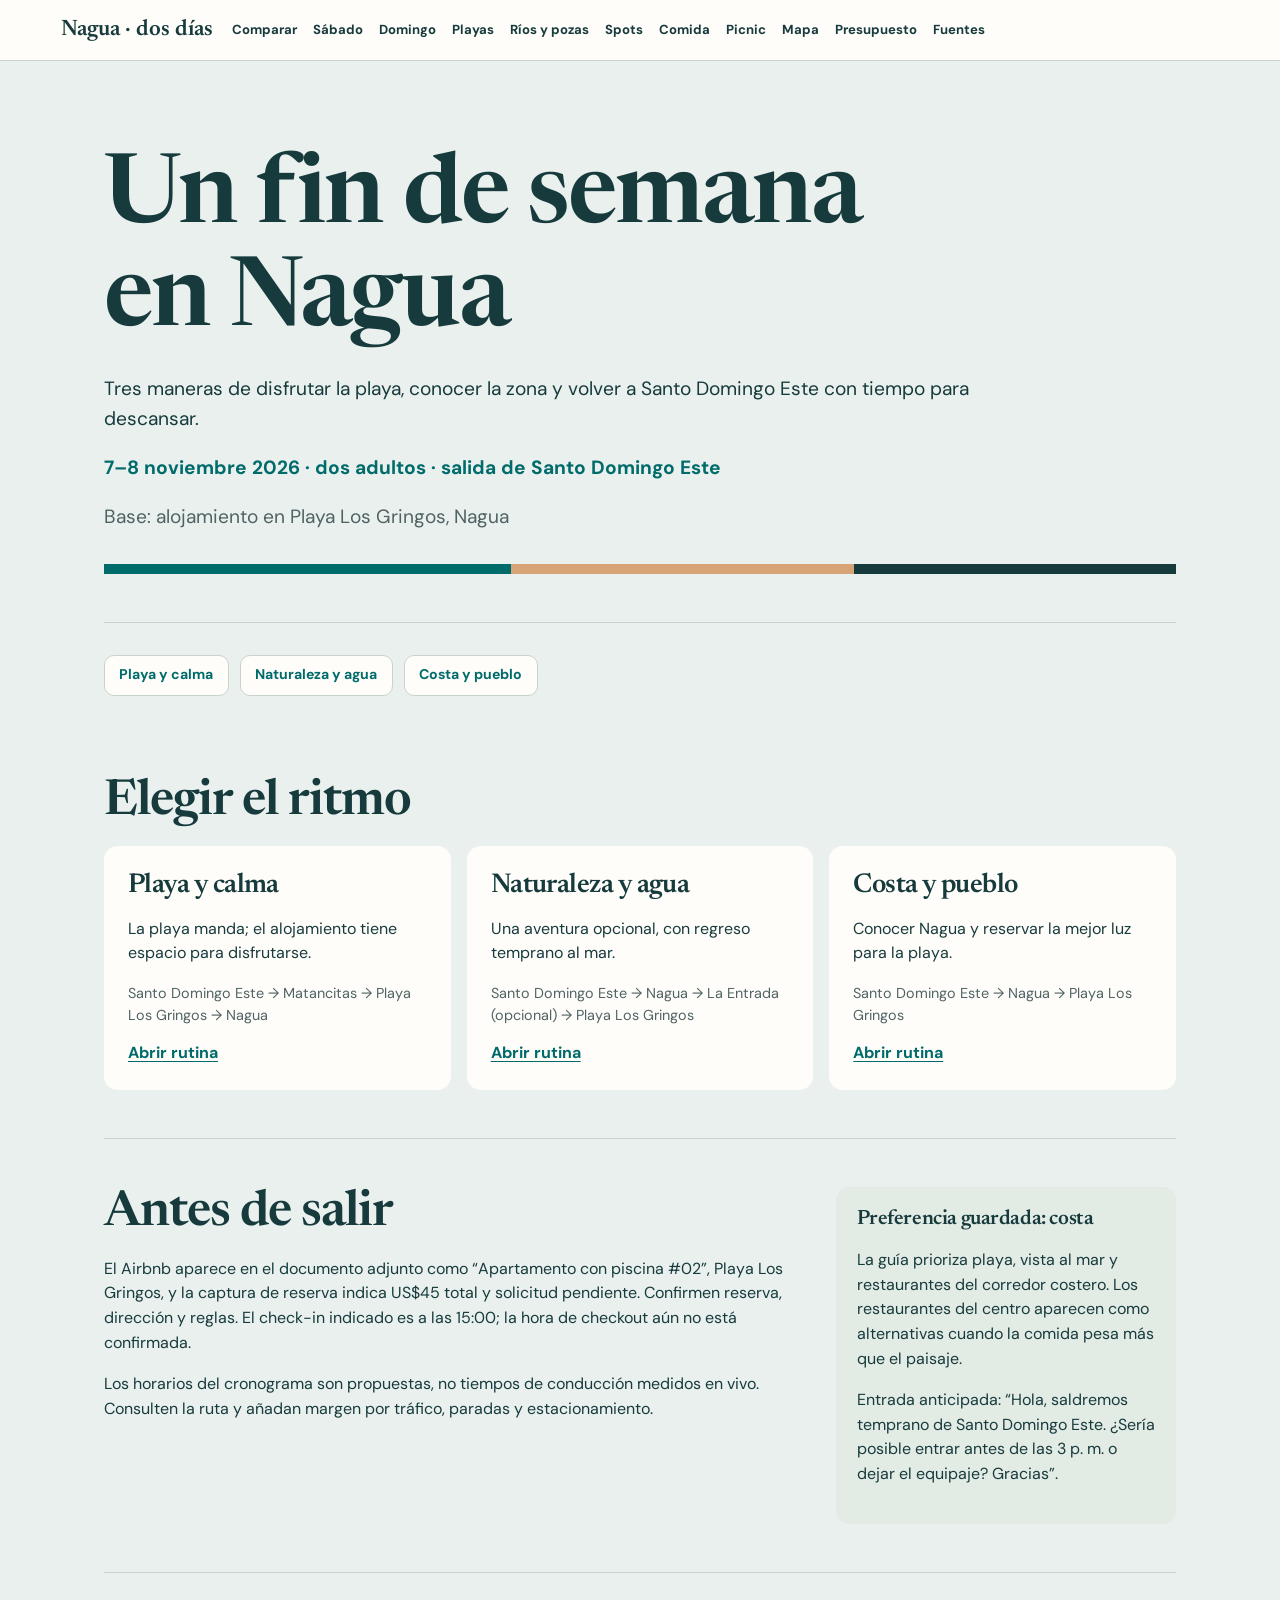
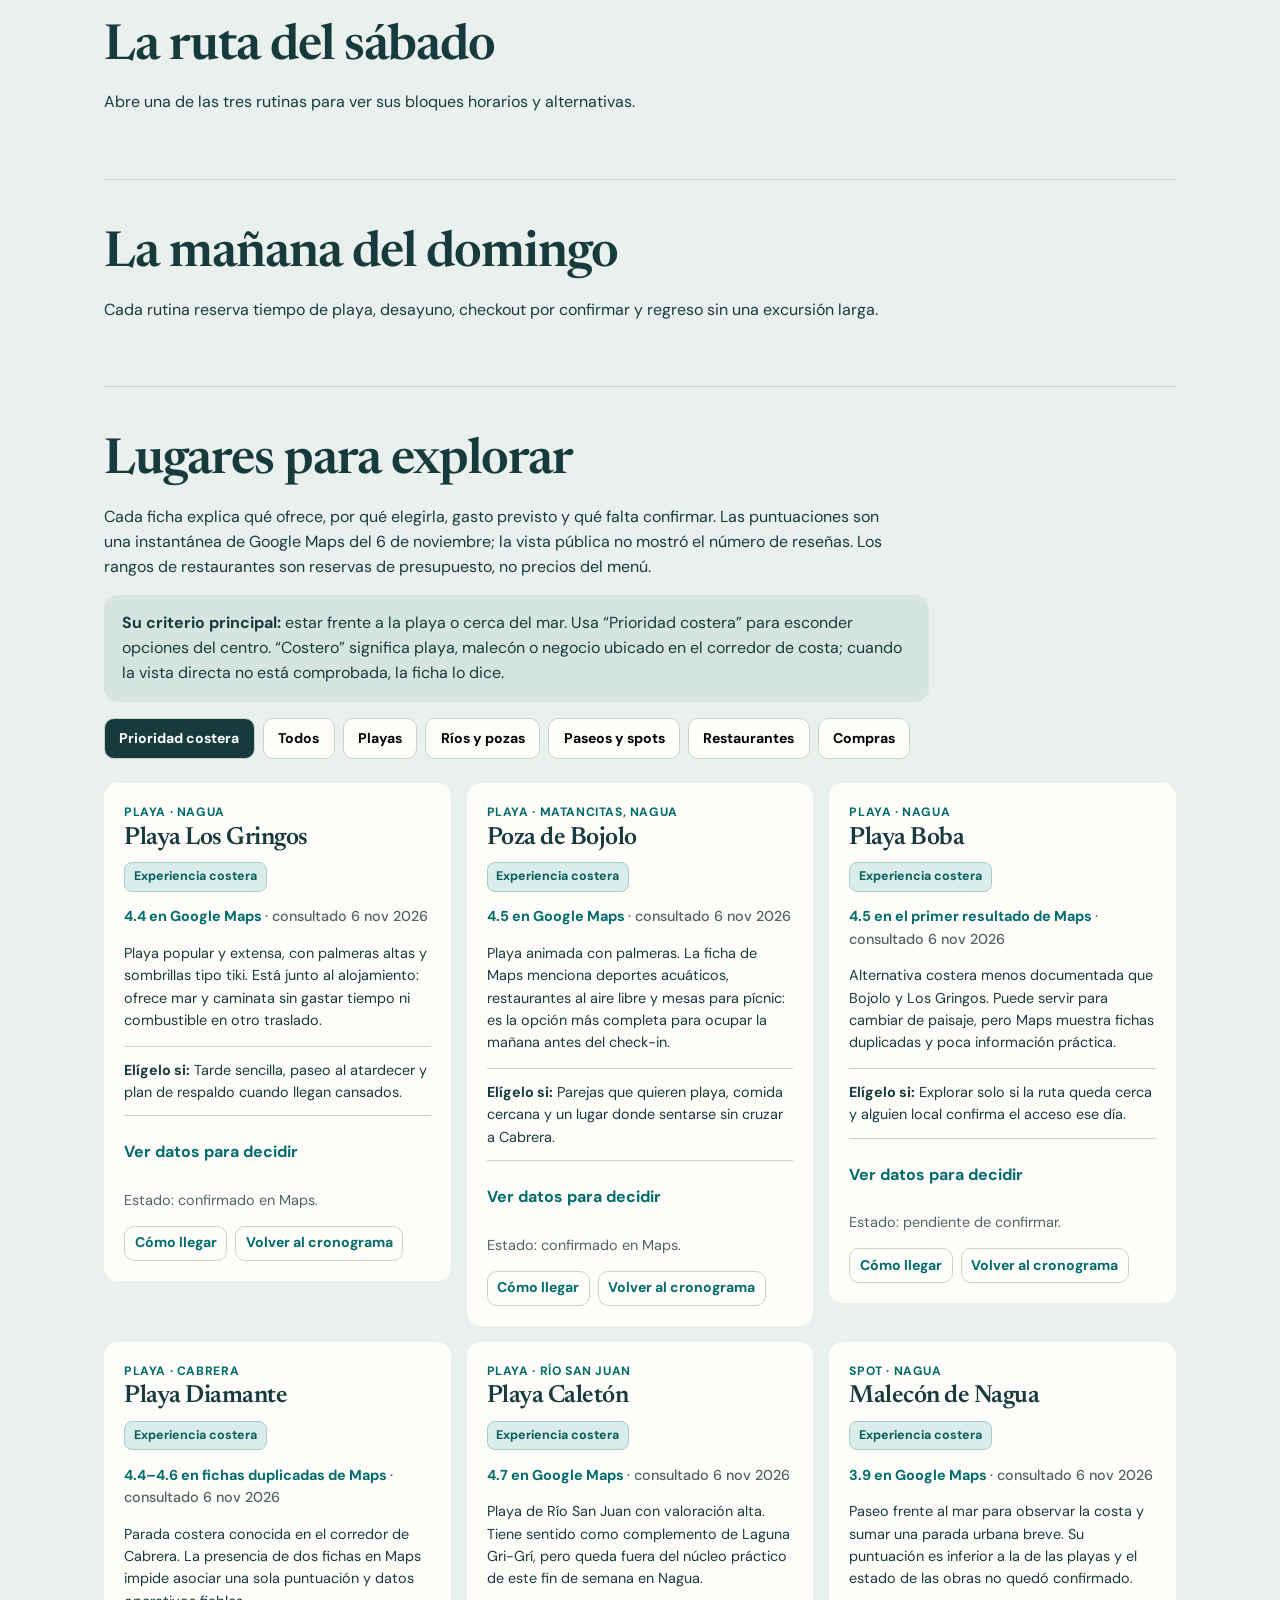
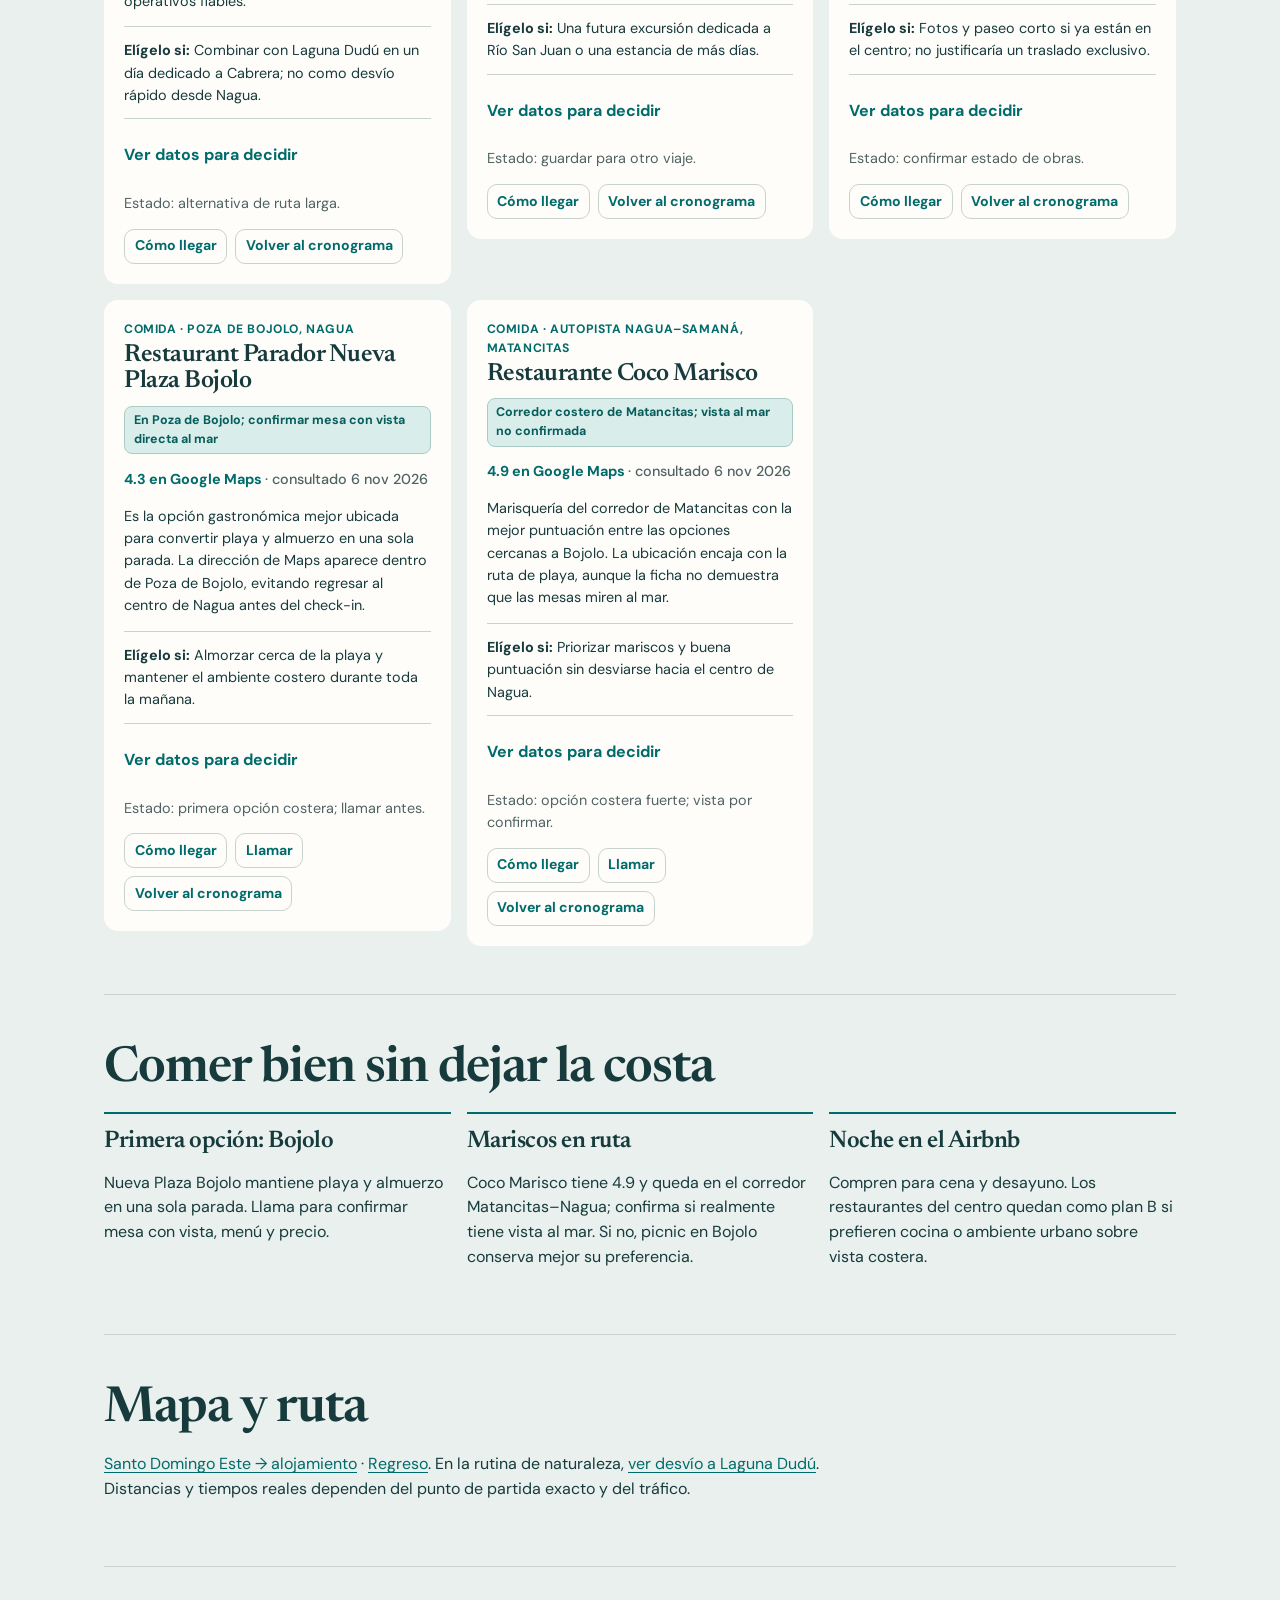
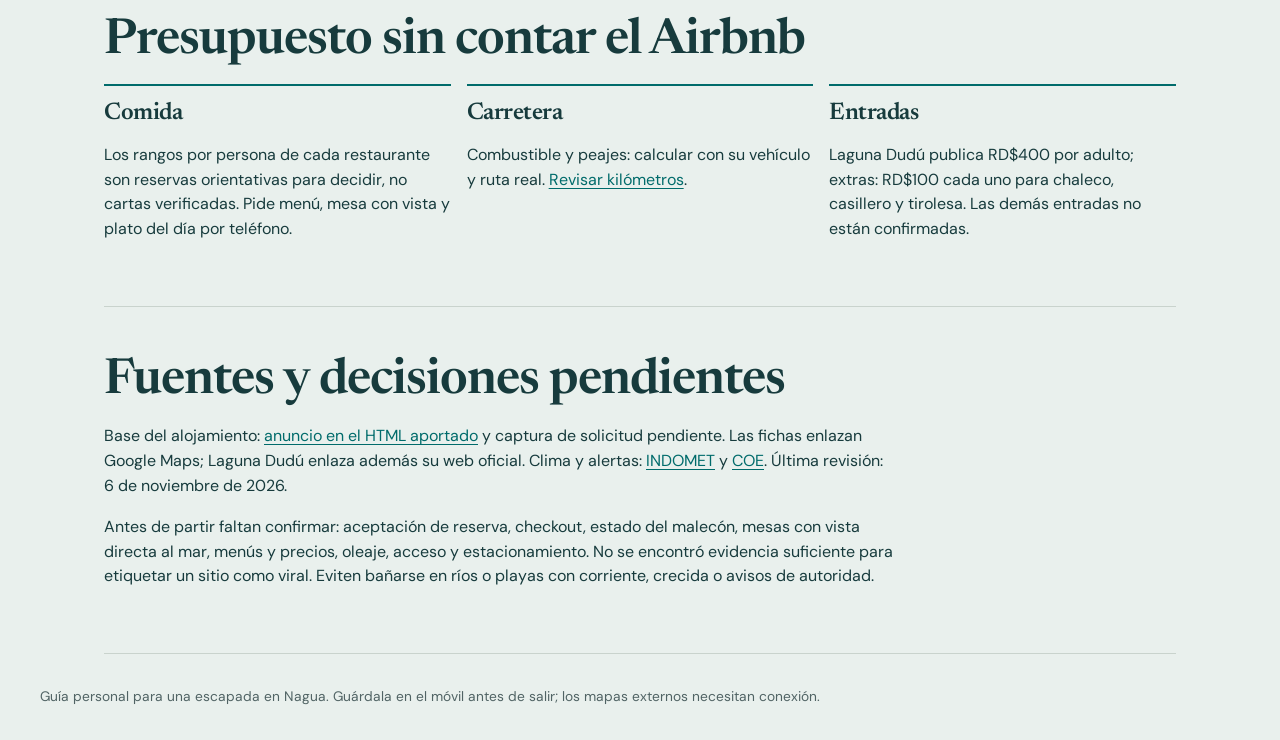
<file: planes-nagua/index.html>
<!doctype html><html lang="es"><head><meta charset="utf-8"><meta name="viewport" content="width=device-width,initial-scale=1"><meta name="theme-color" content="#e9f0ed"><meta name="description" content="Guía de fin de semana en Nagua: playa, naturaleza, comida y rutas desde Santo Domingo Este."><title>Nagua · tres rutas · Guía de Nagua</title><link rel="stylesheet" href="guia.css"><script type="module" src="guia.js"></script></head><body data-plan=""><div id="app"><p>Abriendo guía de Nagua…</p><p>Si estás sin conexión, vuelve a abrir la guía guardada cuando haya señal.</p></div></body></html>
</file>
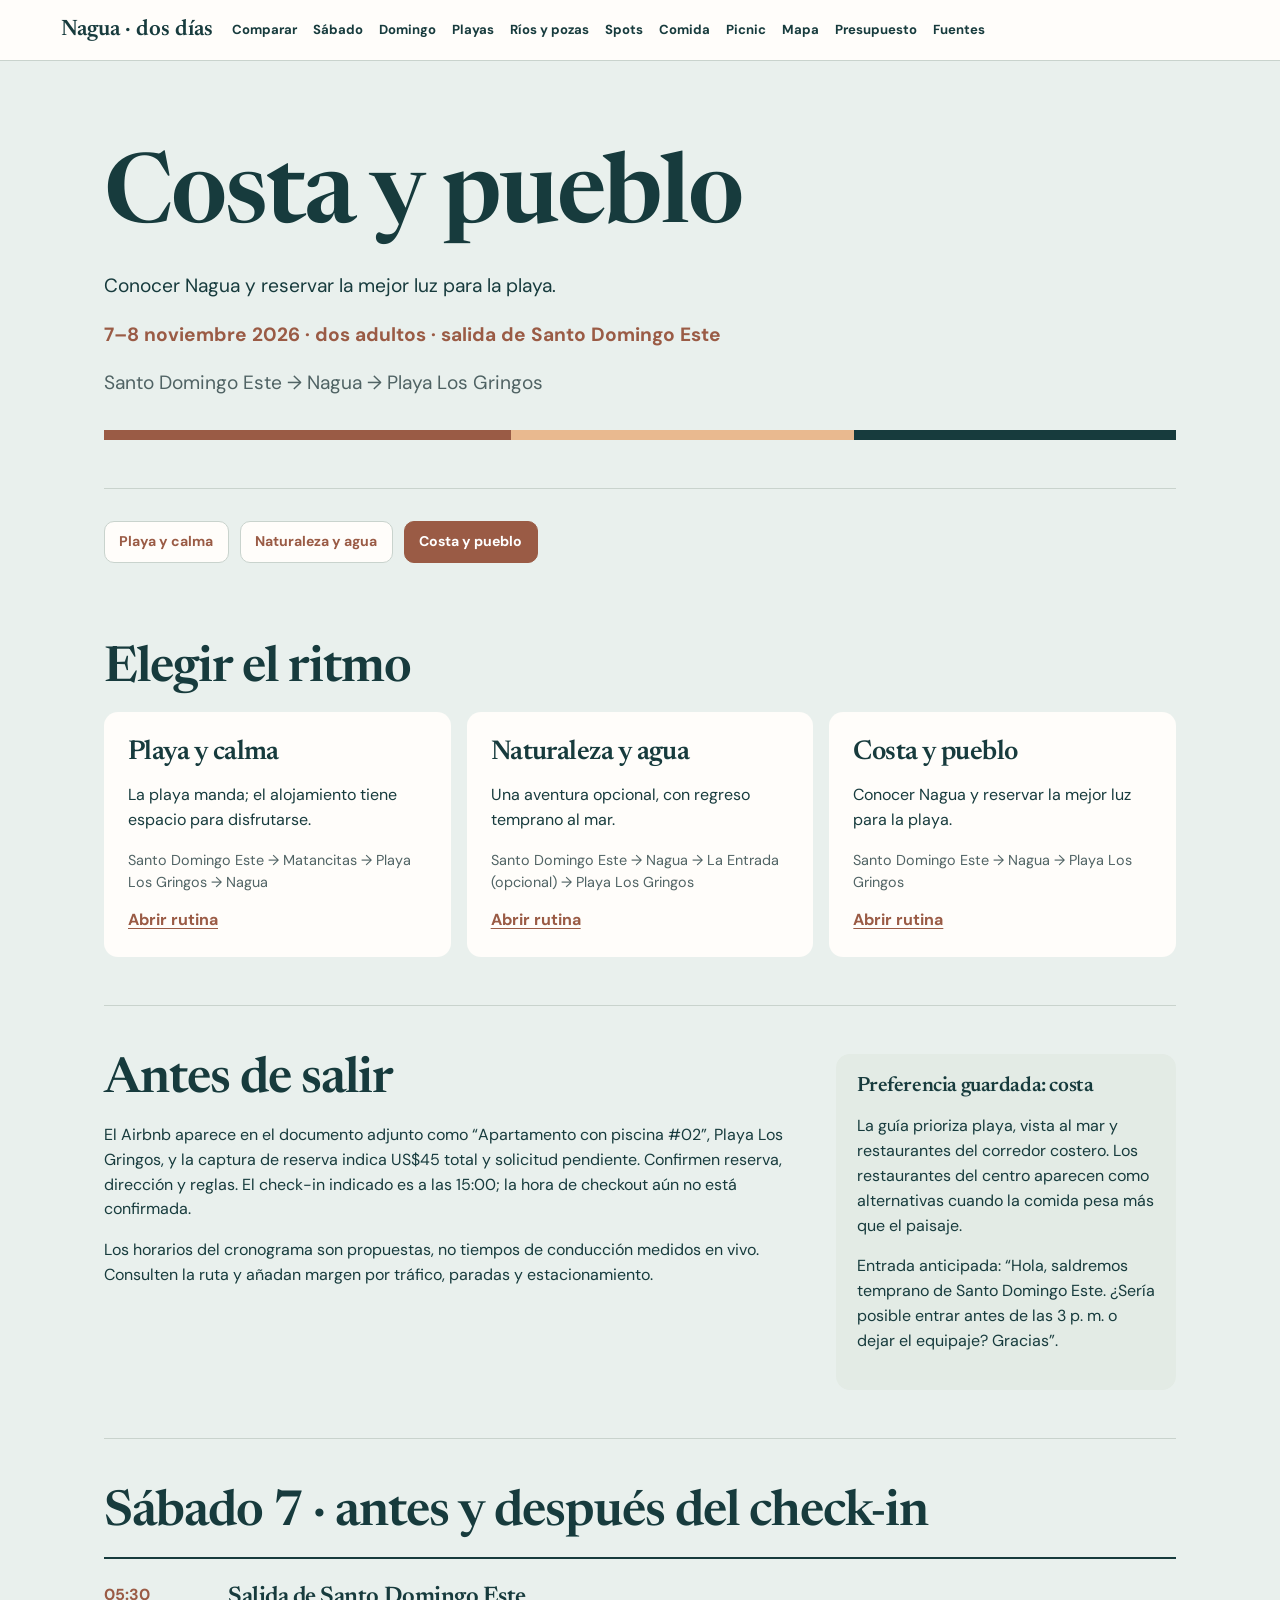
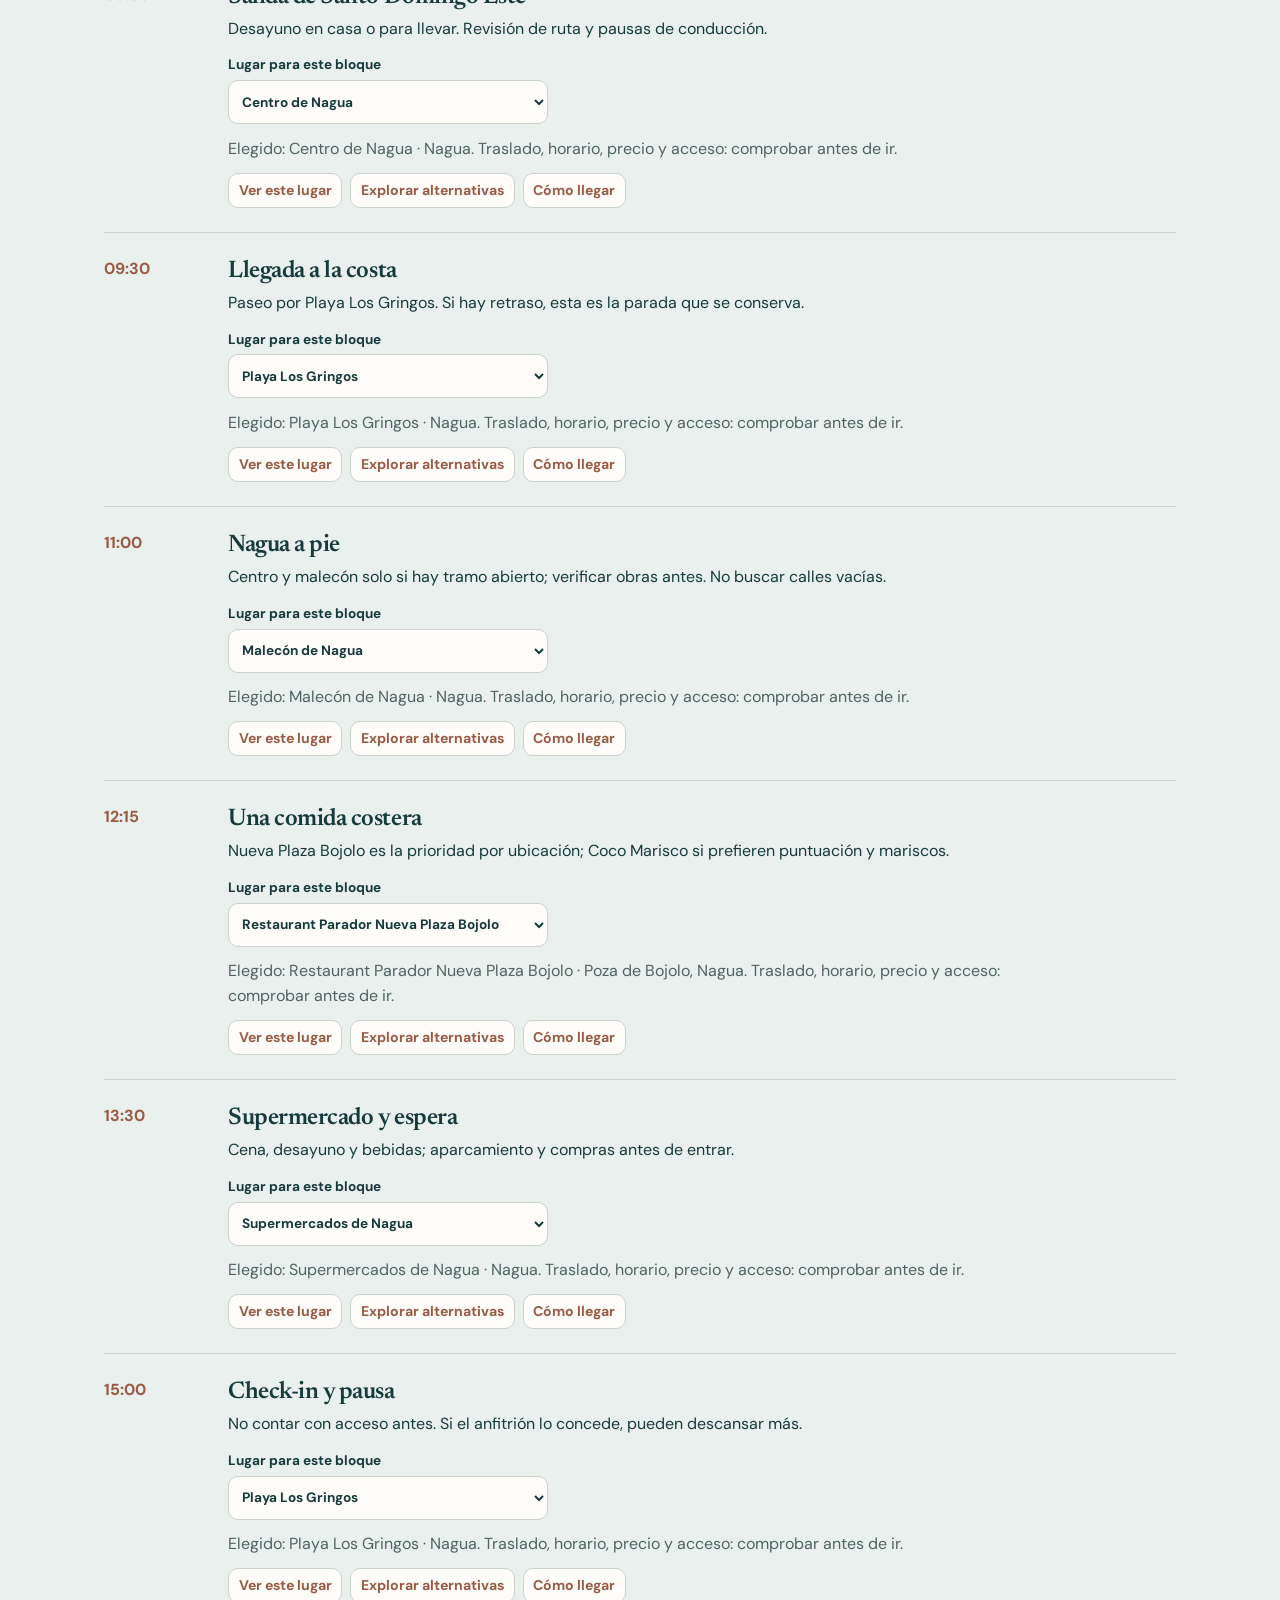
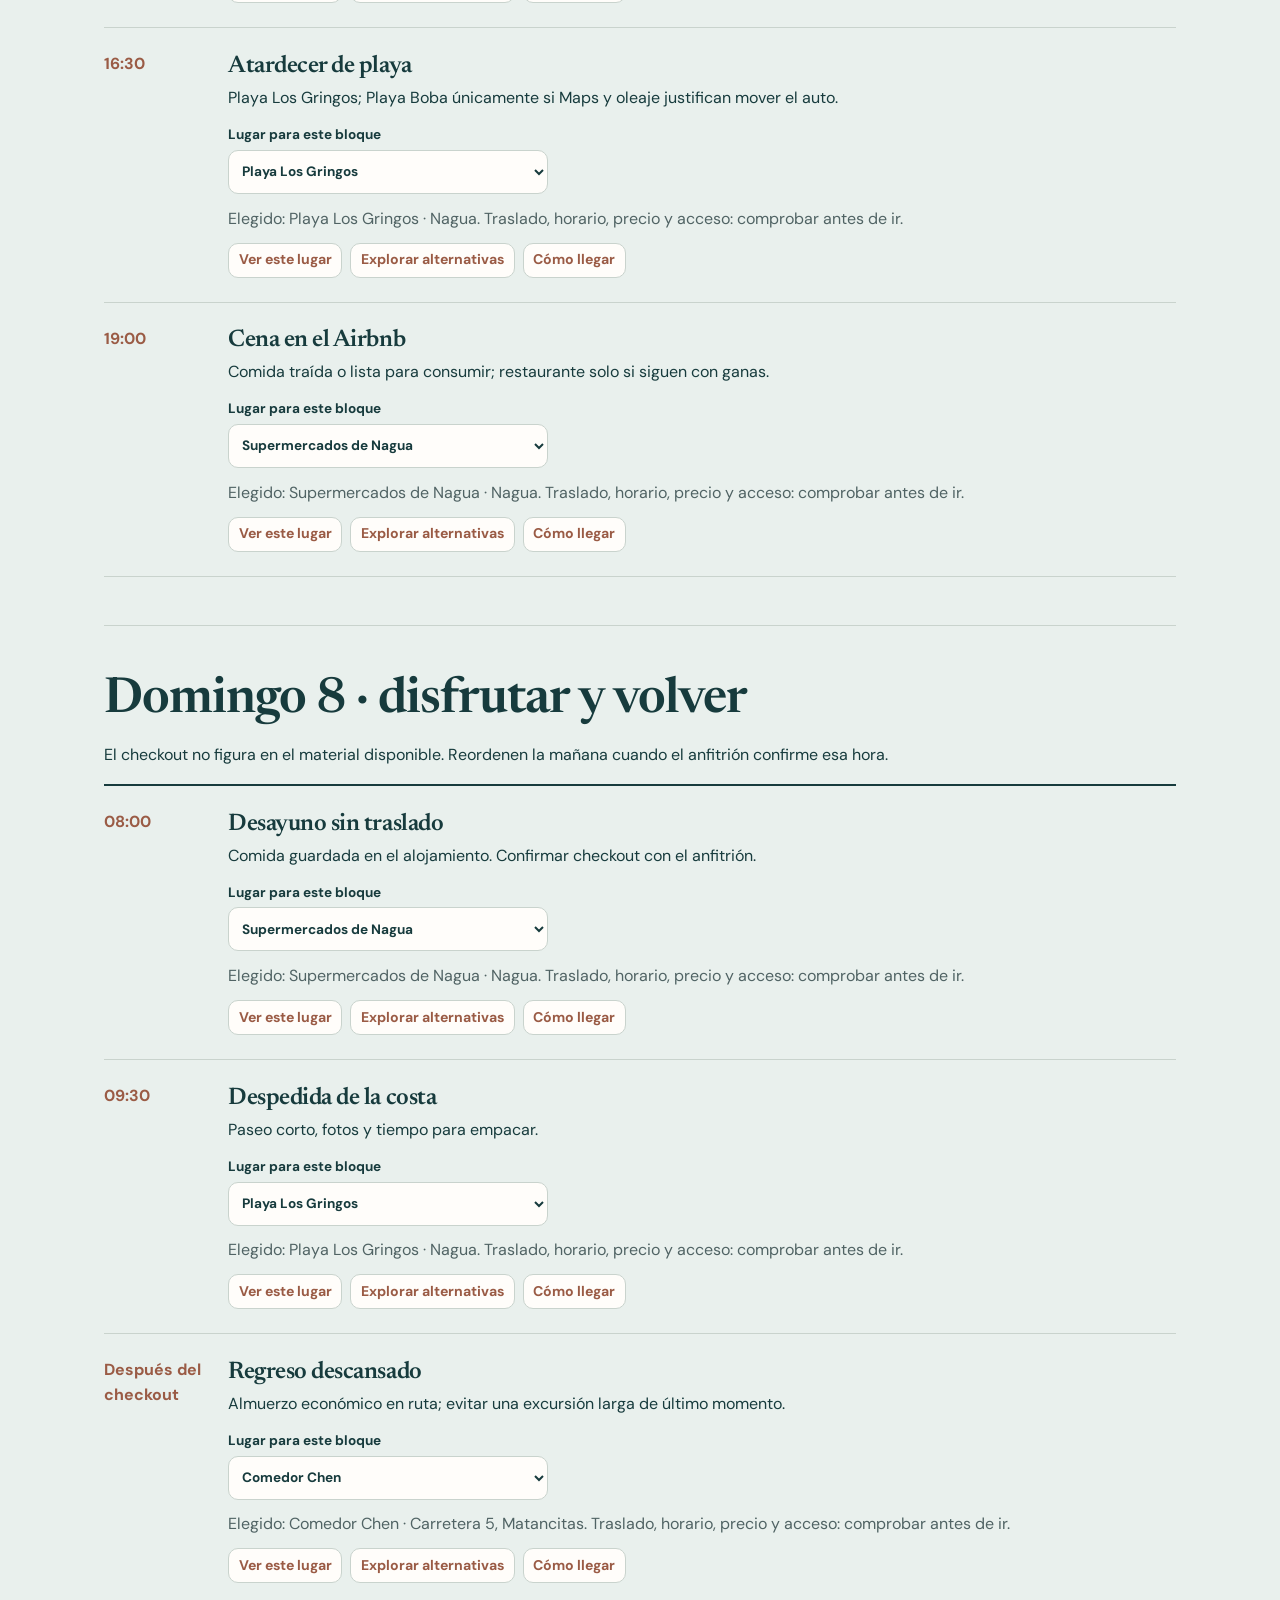
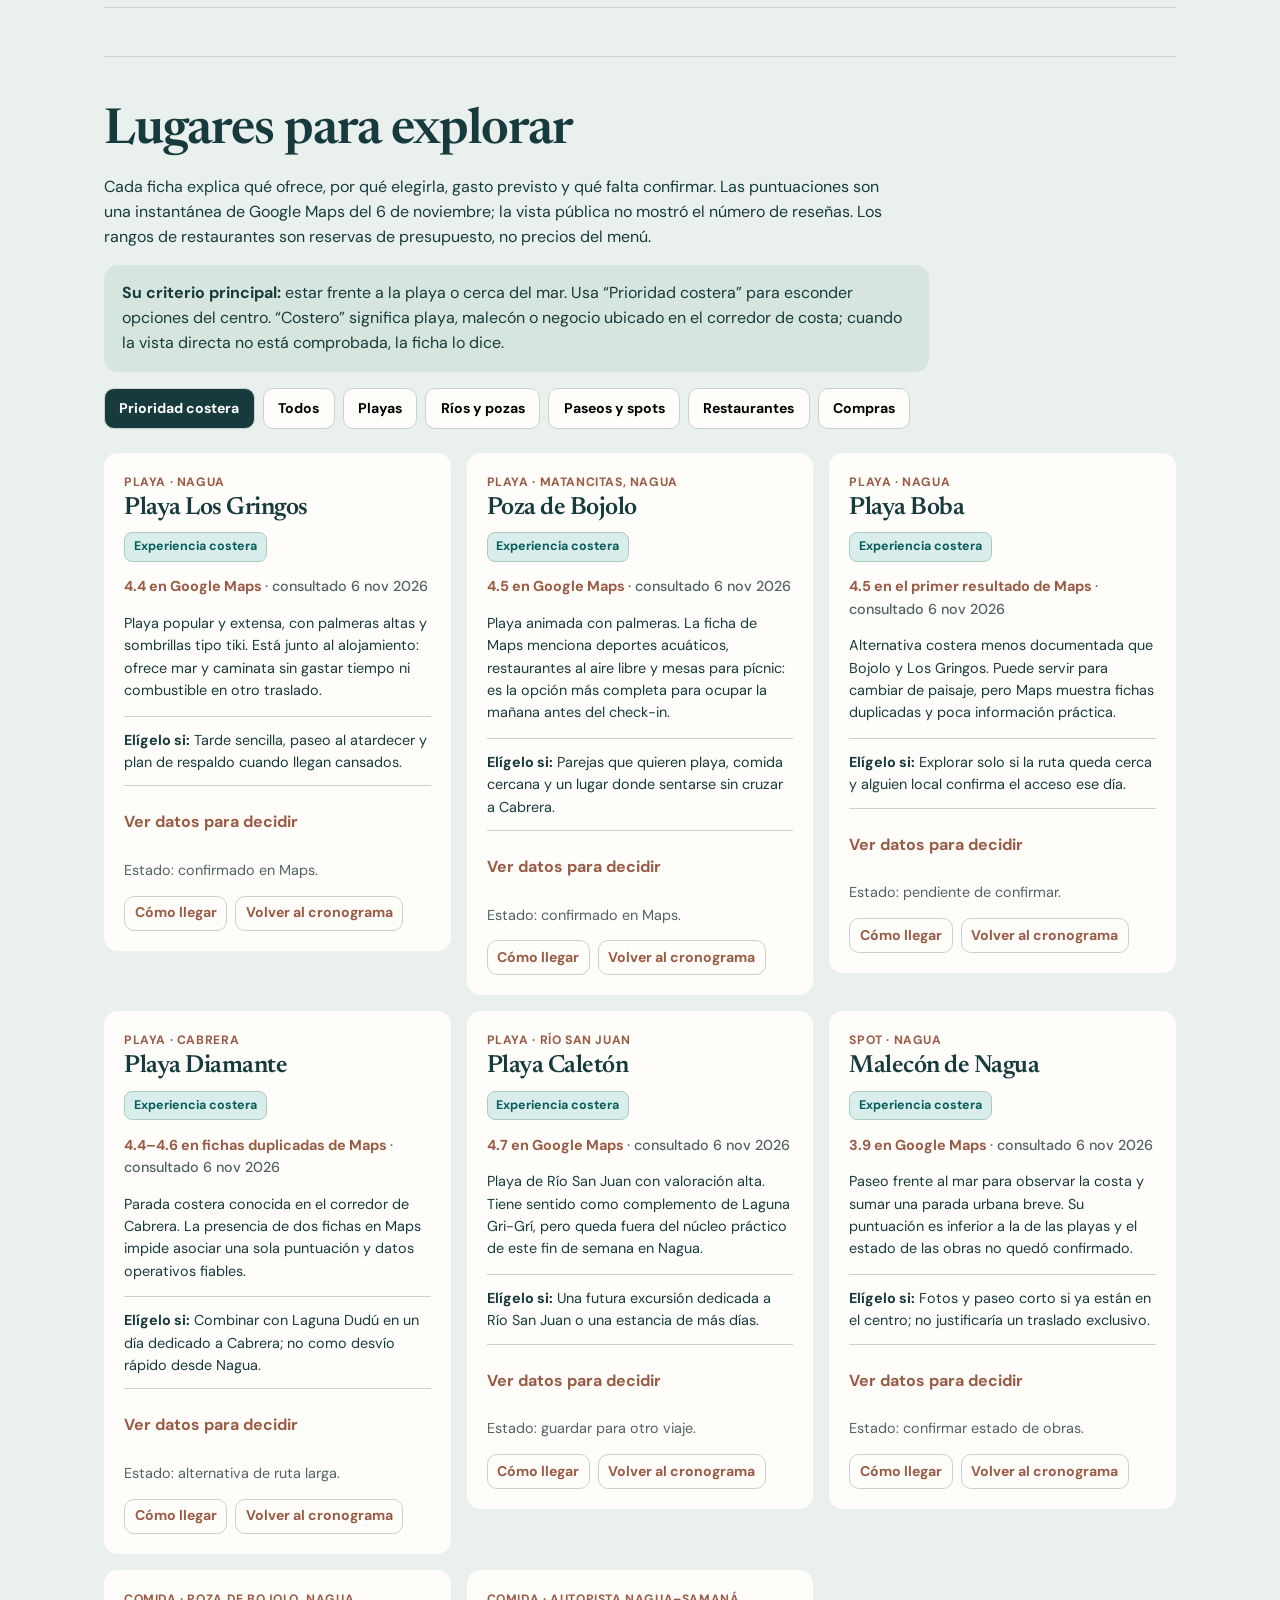
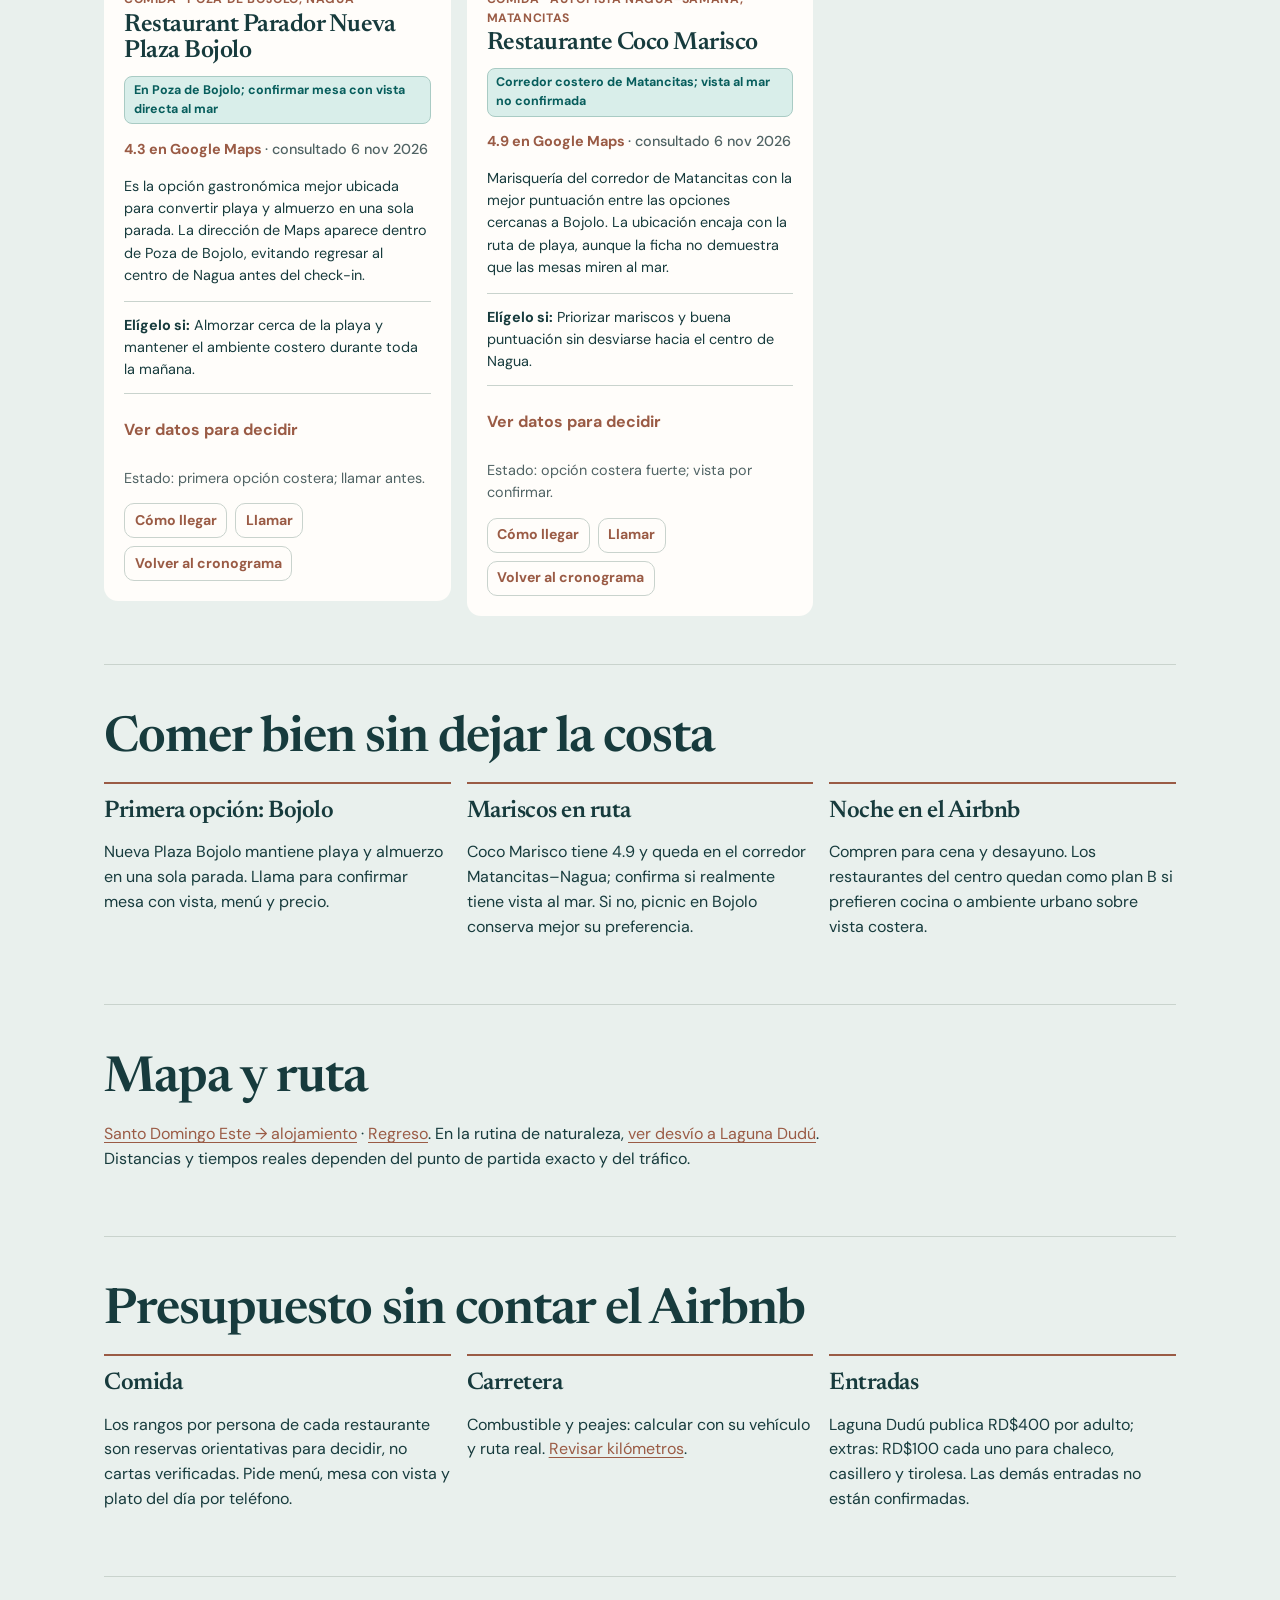
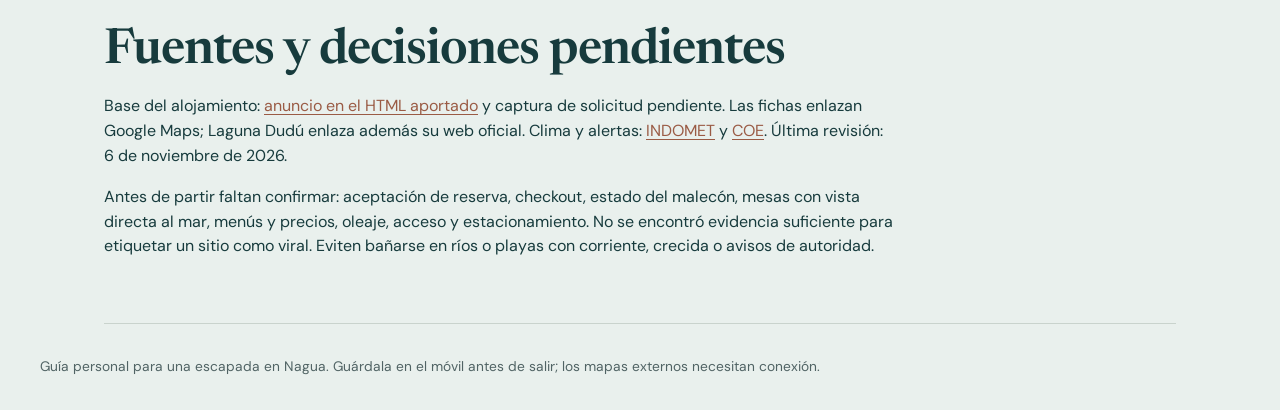
<file: planes-nagua/costa-y-pueblo.html>
<!doctype html><html lang="es"><head><meta charset="utf-8"><meta name="viewport" content="width=device-width,initial-scale=1"><meta name="theme-color" content="#e9f0ed"><meta name="description" content="Guía de fin de semana en Nagua: playa, naturaleza, comida y rutas desde Santo Domingo Este."><title>Costa y pueblo · Guía de Nagua</title><link rel="stylesheet" href="guia.css"><script type="module" src="guia.js"></script></head><body data-plan="pueblo"><div id="app"><p>Abriendo guía de Nagua…</p><p>Si estás sin conexión, vuelve a abrir la guía guardada cuando haya señal.</p></div></body></html>
</file>
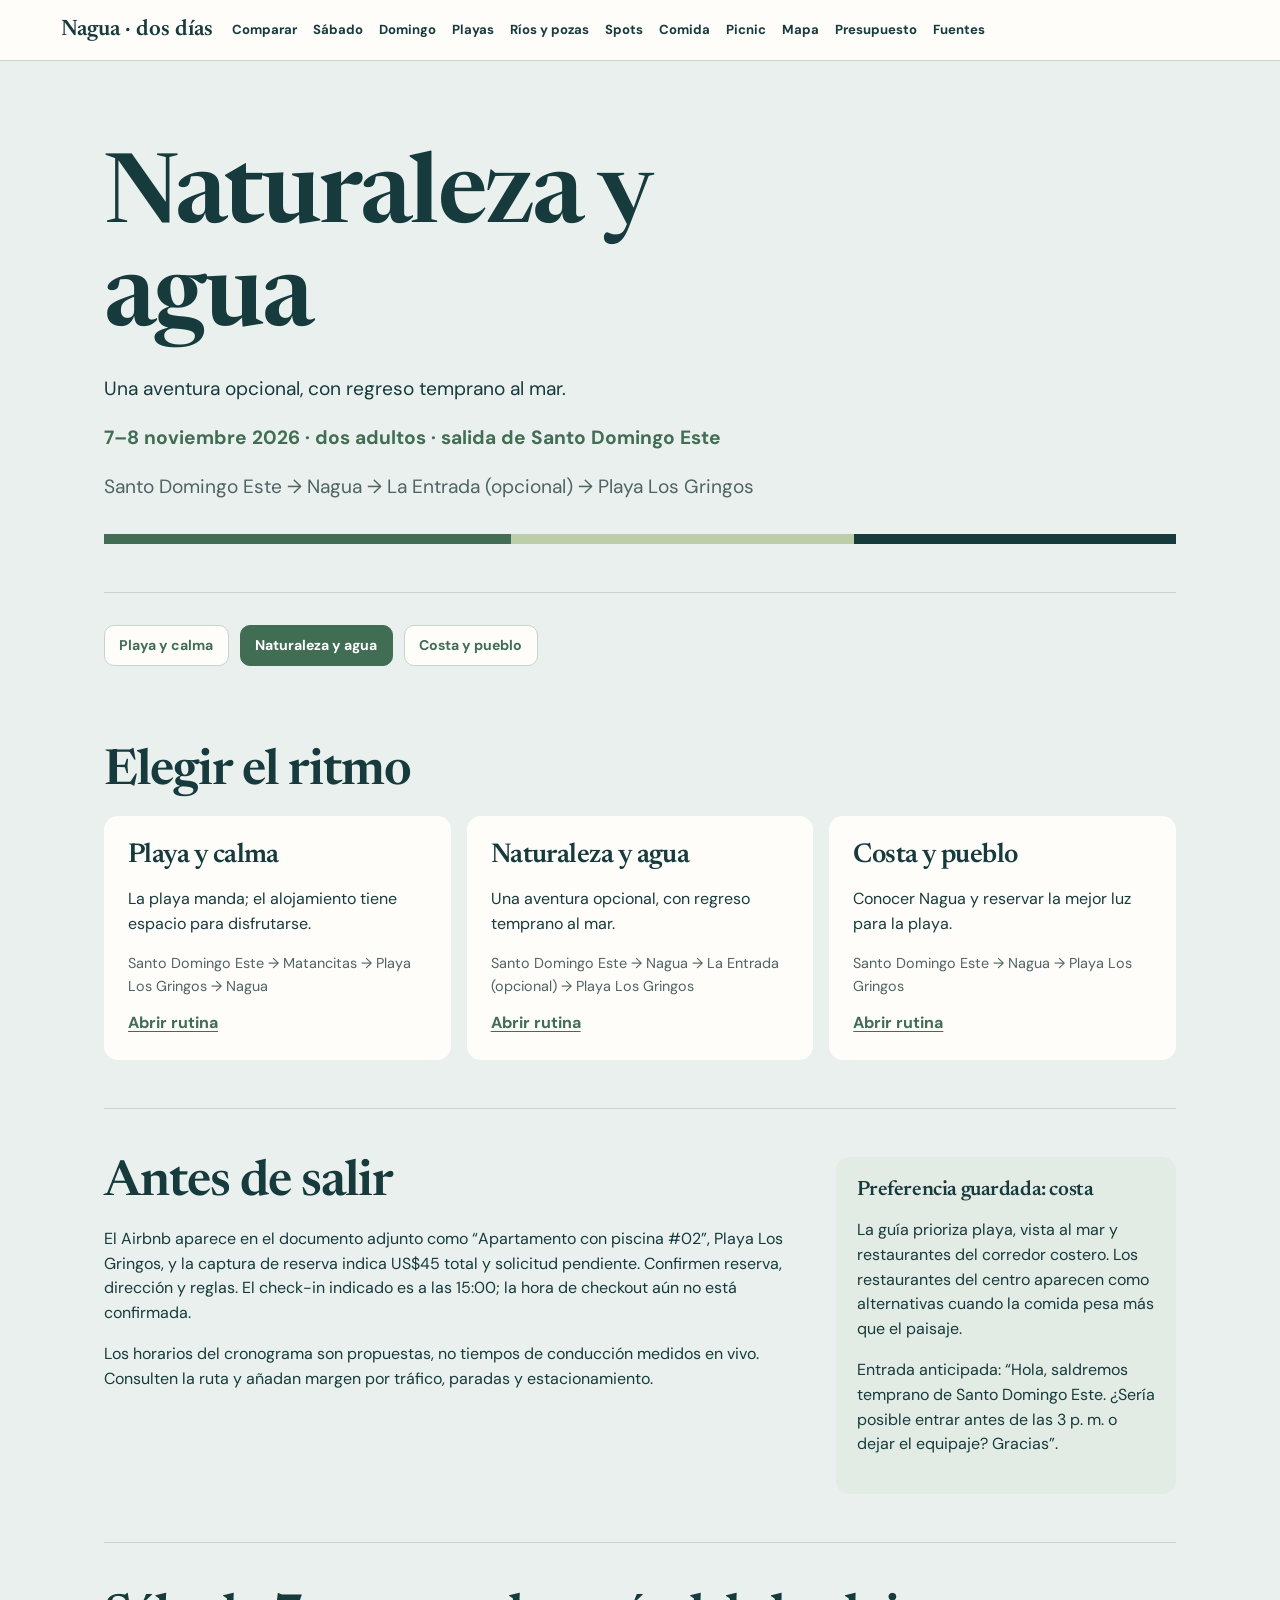
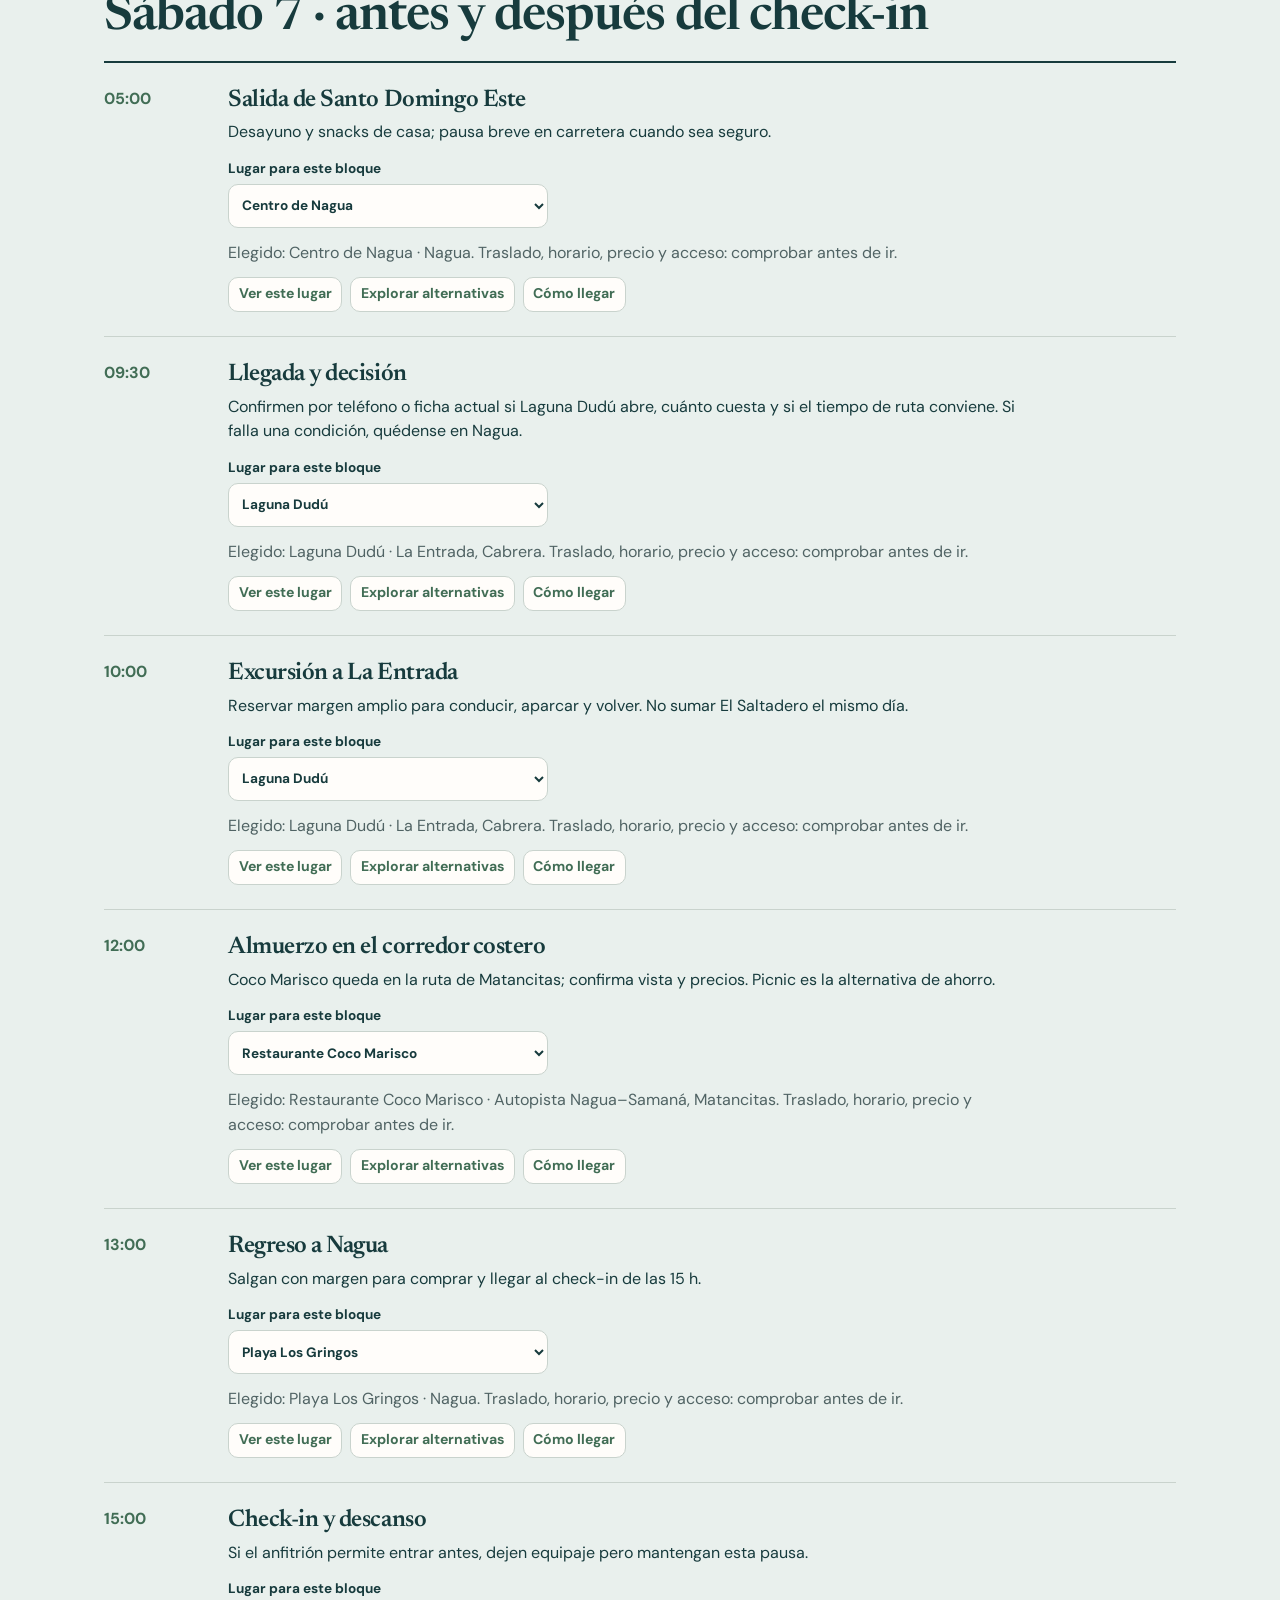
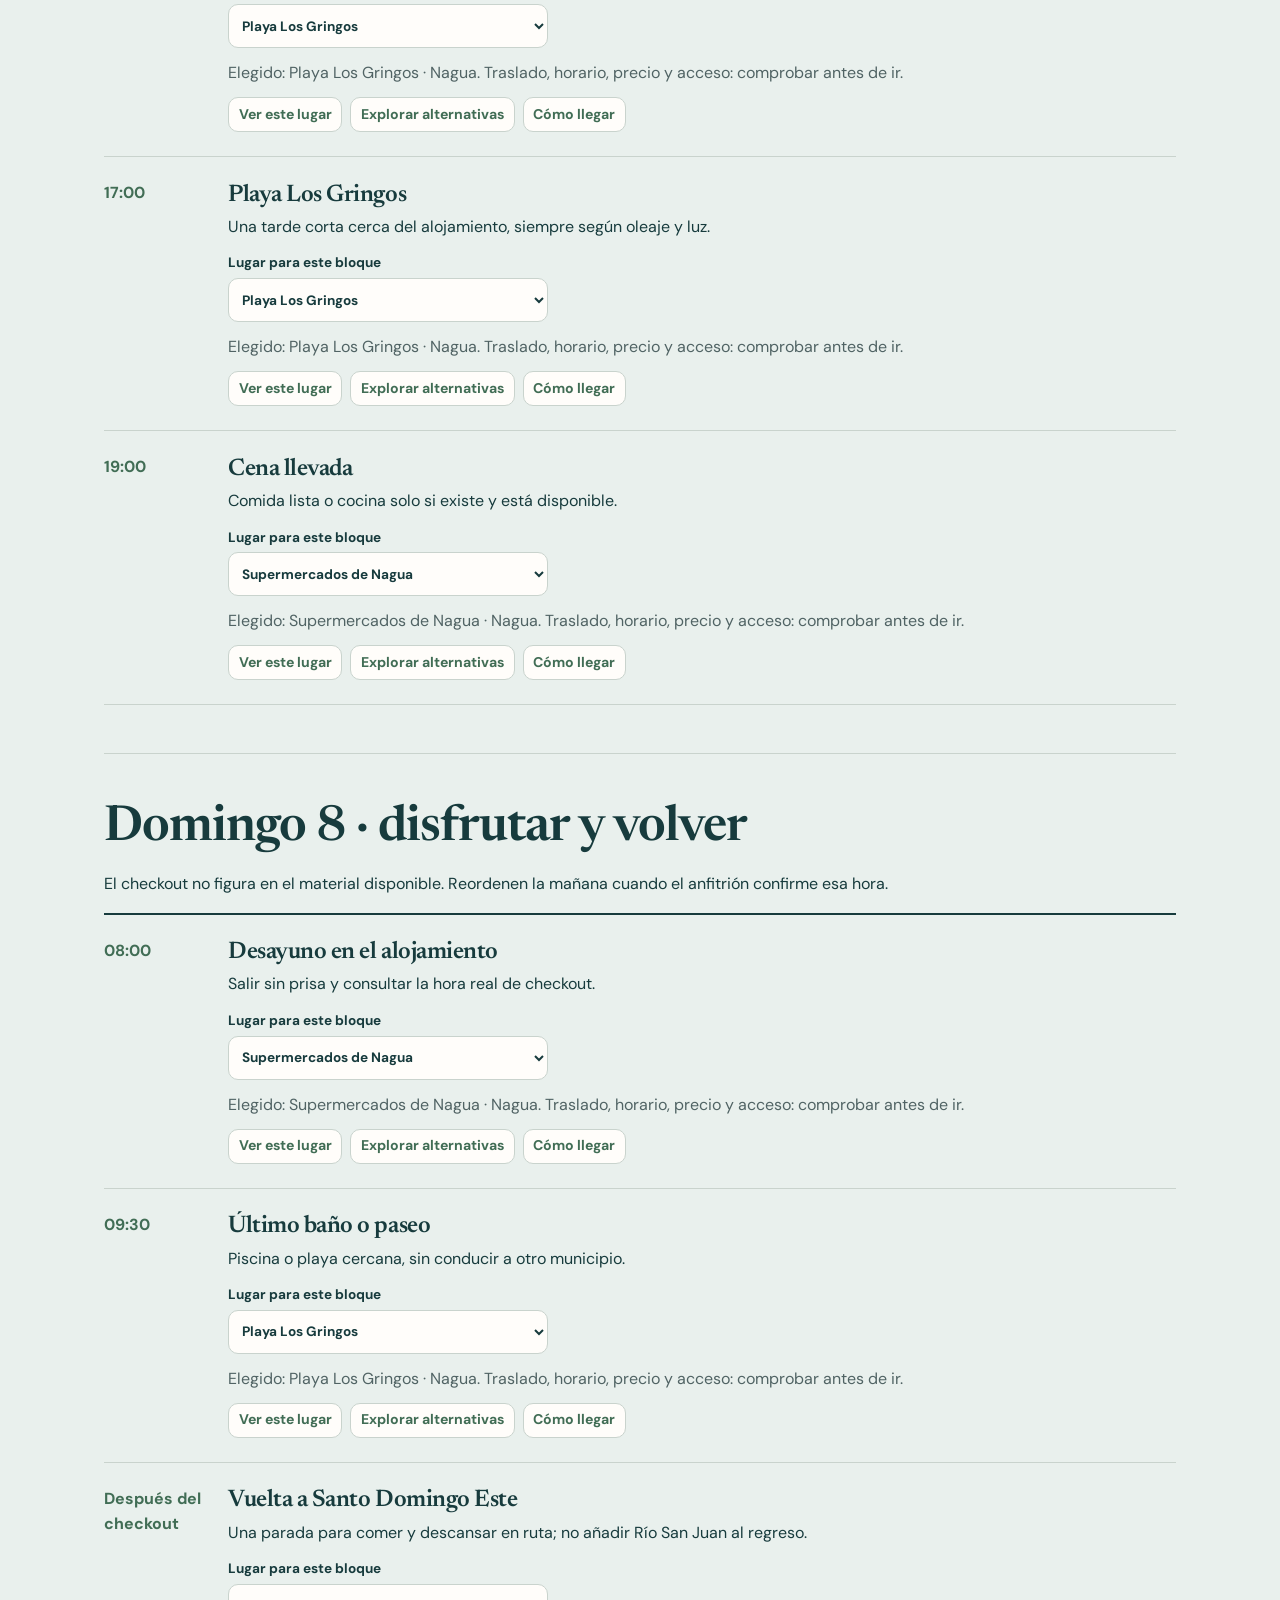
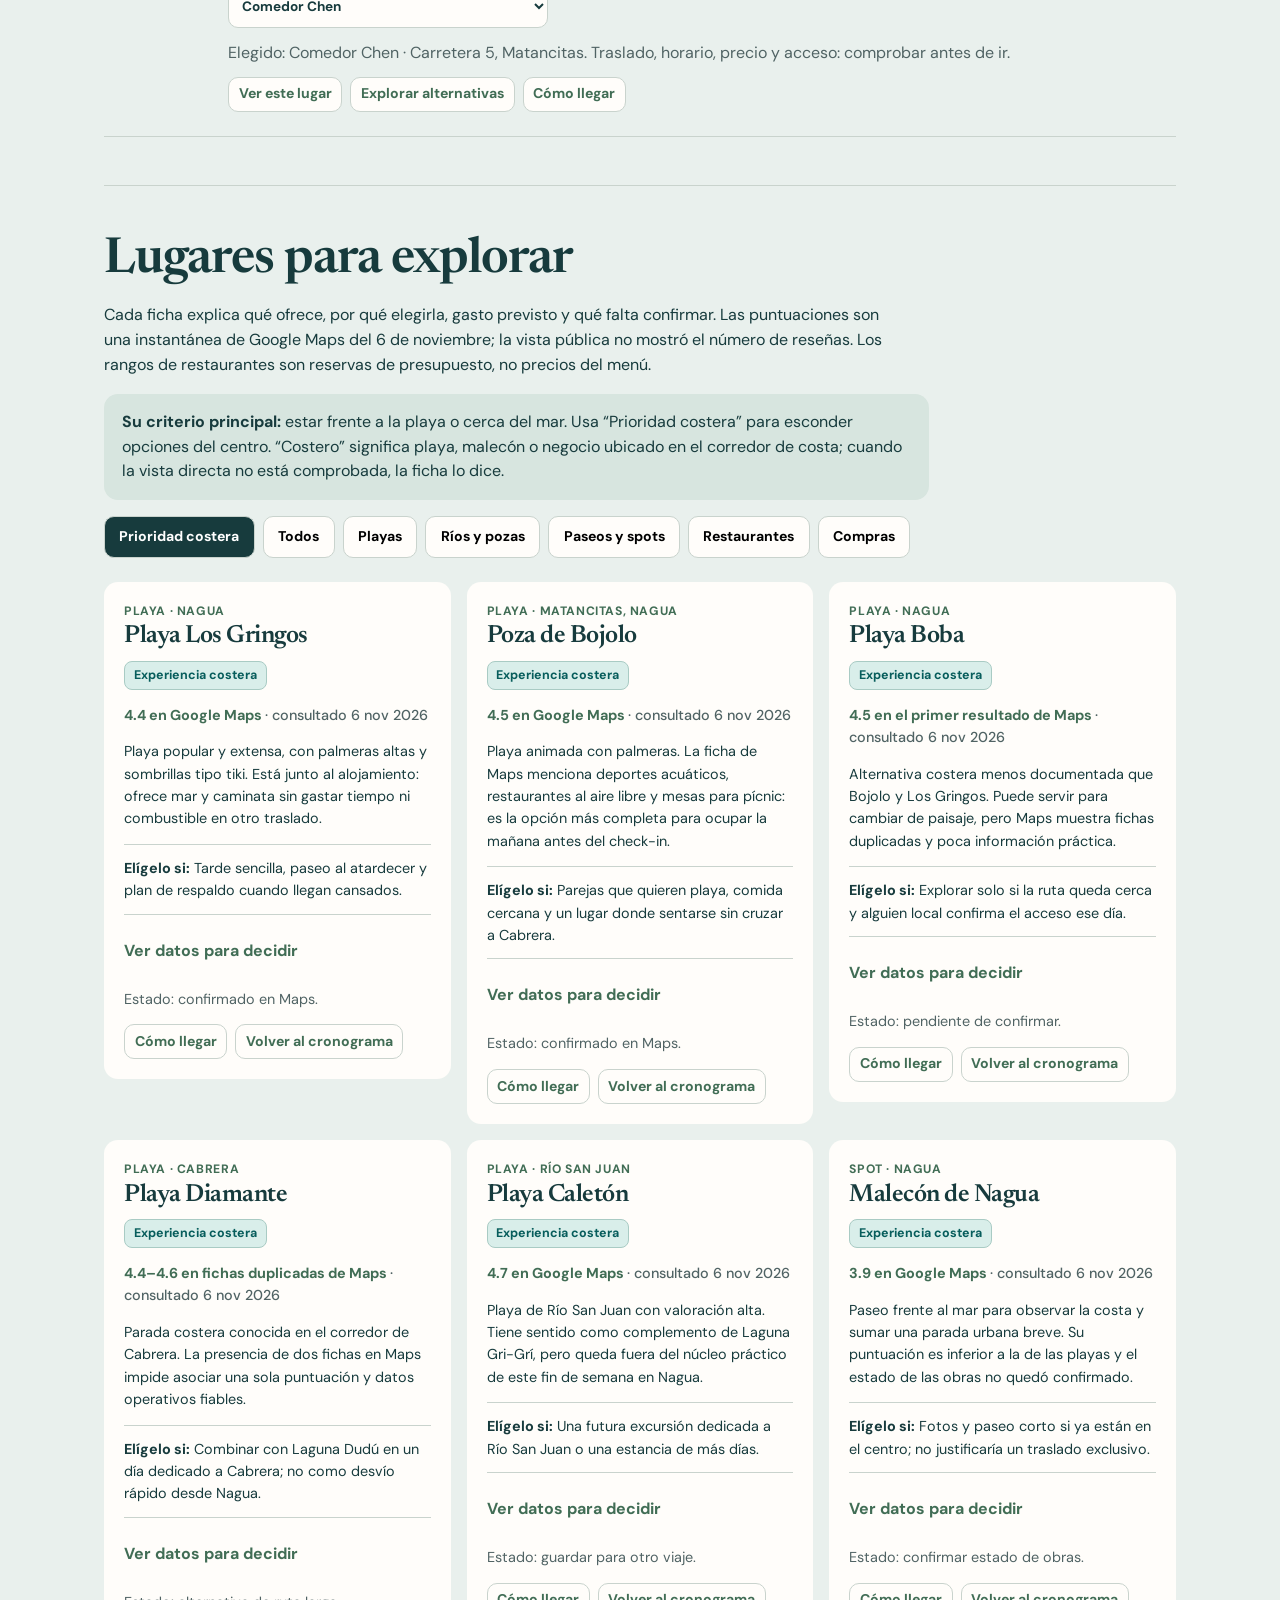
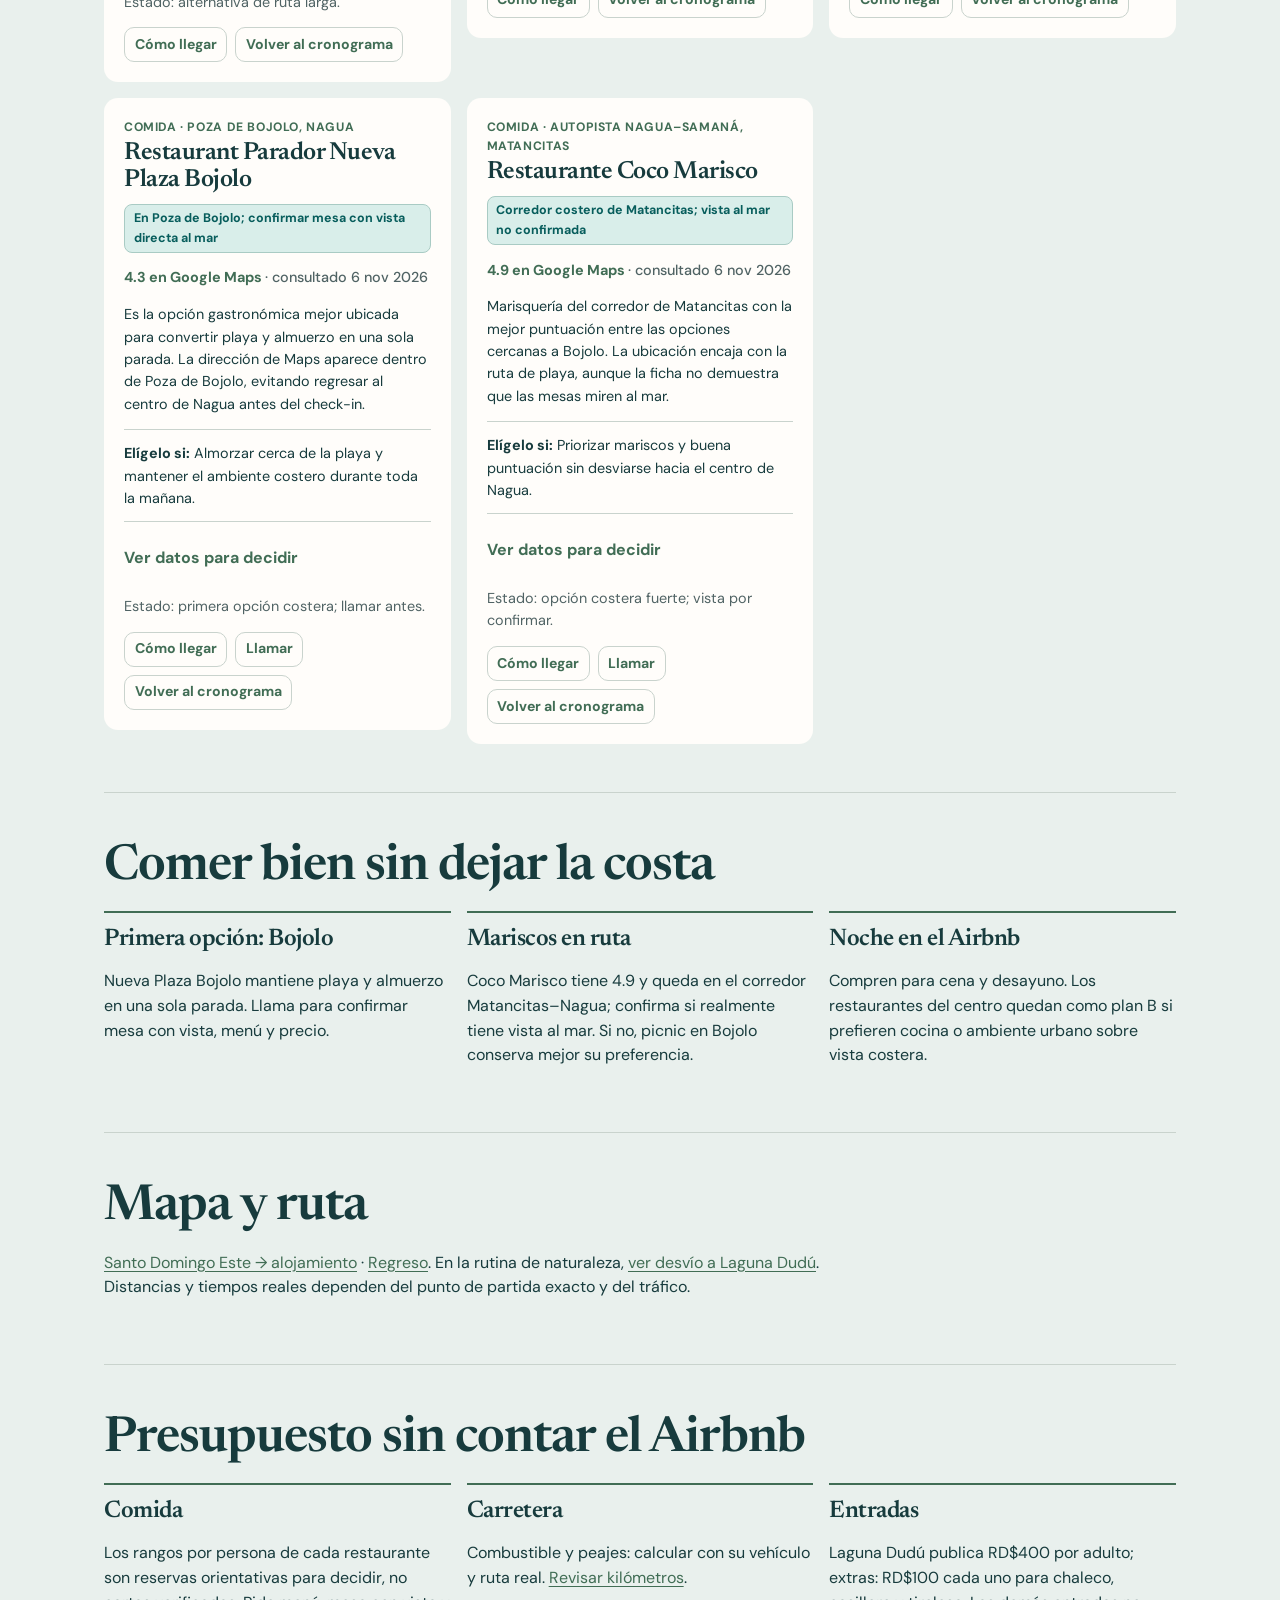
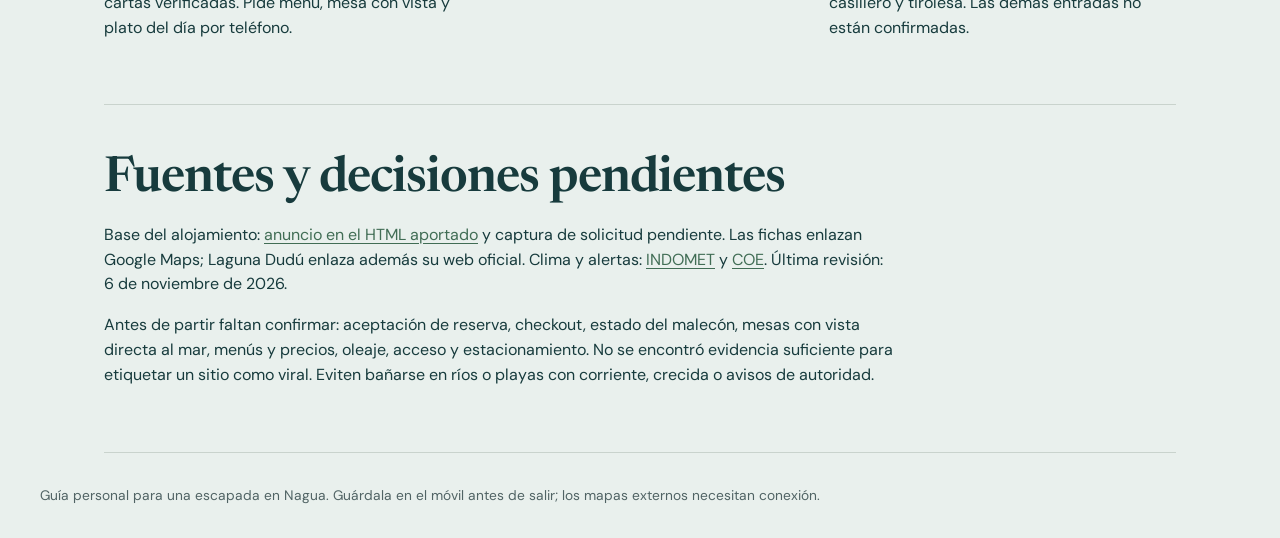
<file: planes-nagua/naturaleza-y-agua.html>
<!doctype html><html lang="es"><head><meta charset="utf-8"><meta name="viewport" content="width=device-width,initial-scale=1"><meta name="theme-color" content="#e9f0ed"><meta name="description" content="Guía de fin de semana en Nagua: playa, naturaleza, comida y rutas desde Santo Domingo Este."><title>Naturaleza y agua · Guía de Nagua</title><link rel="stylesheet" href="guia.css"><script type="module" src="guia.js"></script></head><body data-plan="naturaleza"><div id="app"><p>Abriendo guía de Nagua…</p><p>Si estás sin conexión, vuelve a abrir la guía guardada cuando haya señal.</p></div></body></html>
</file>
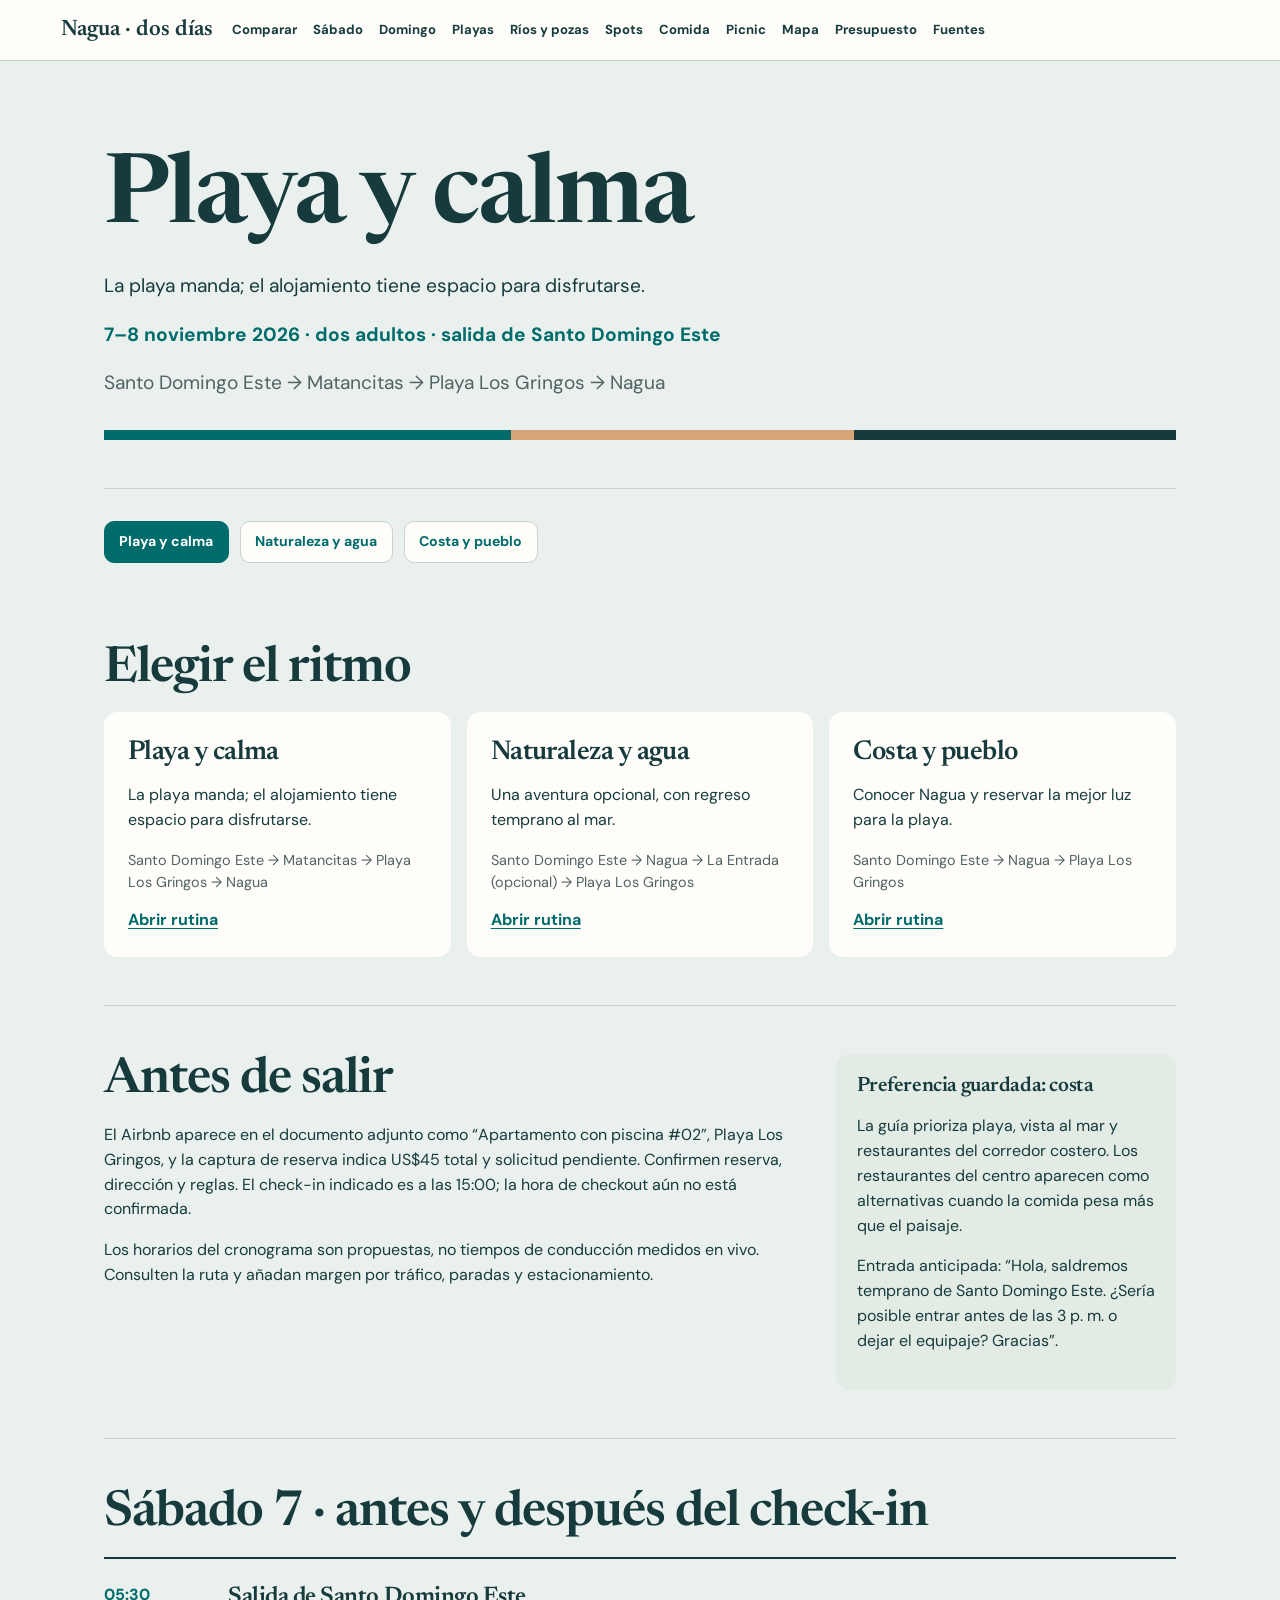
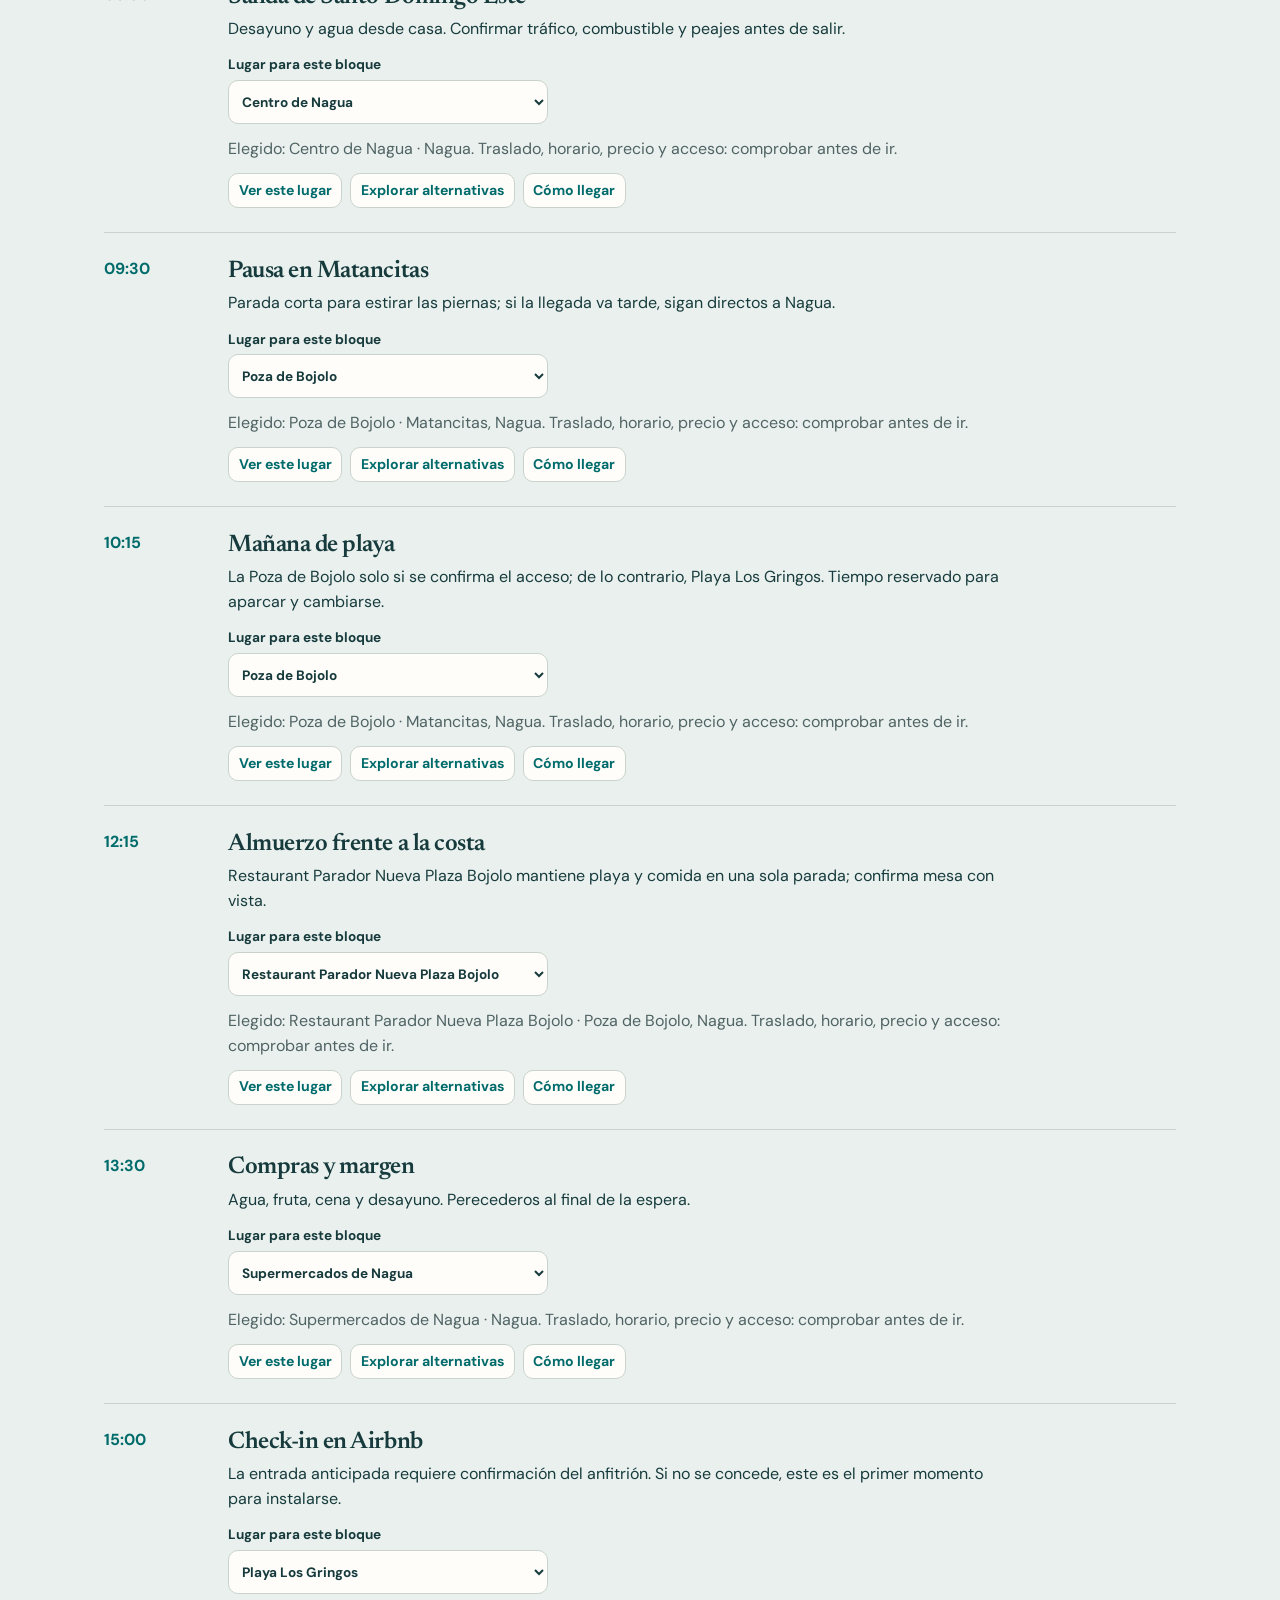
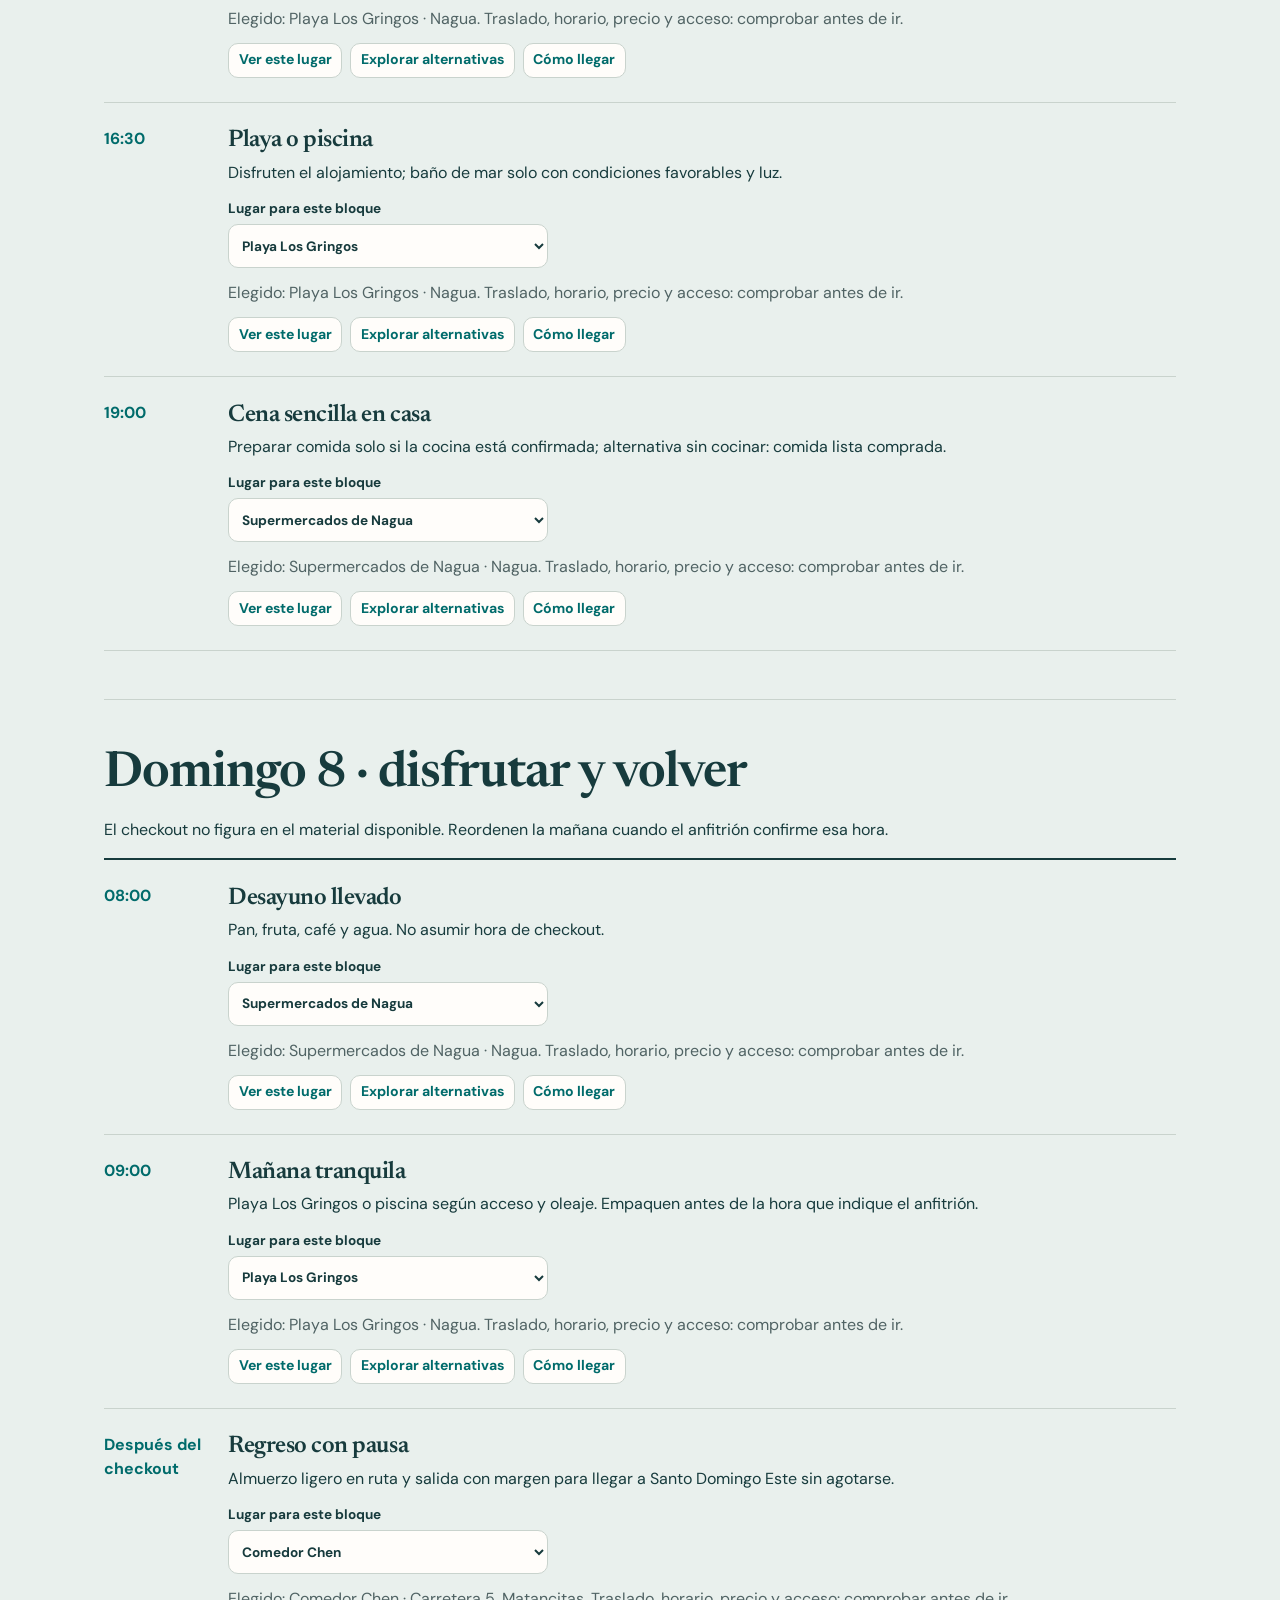
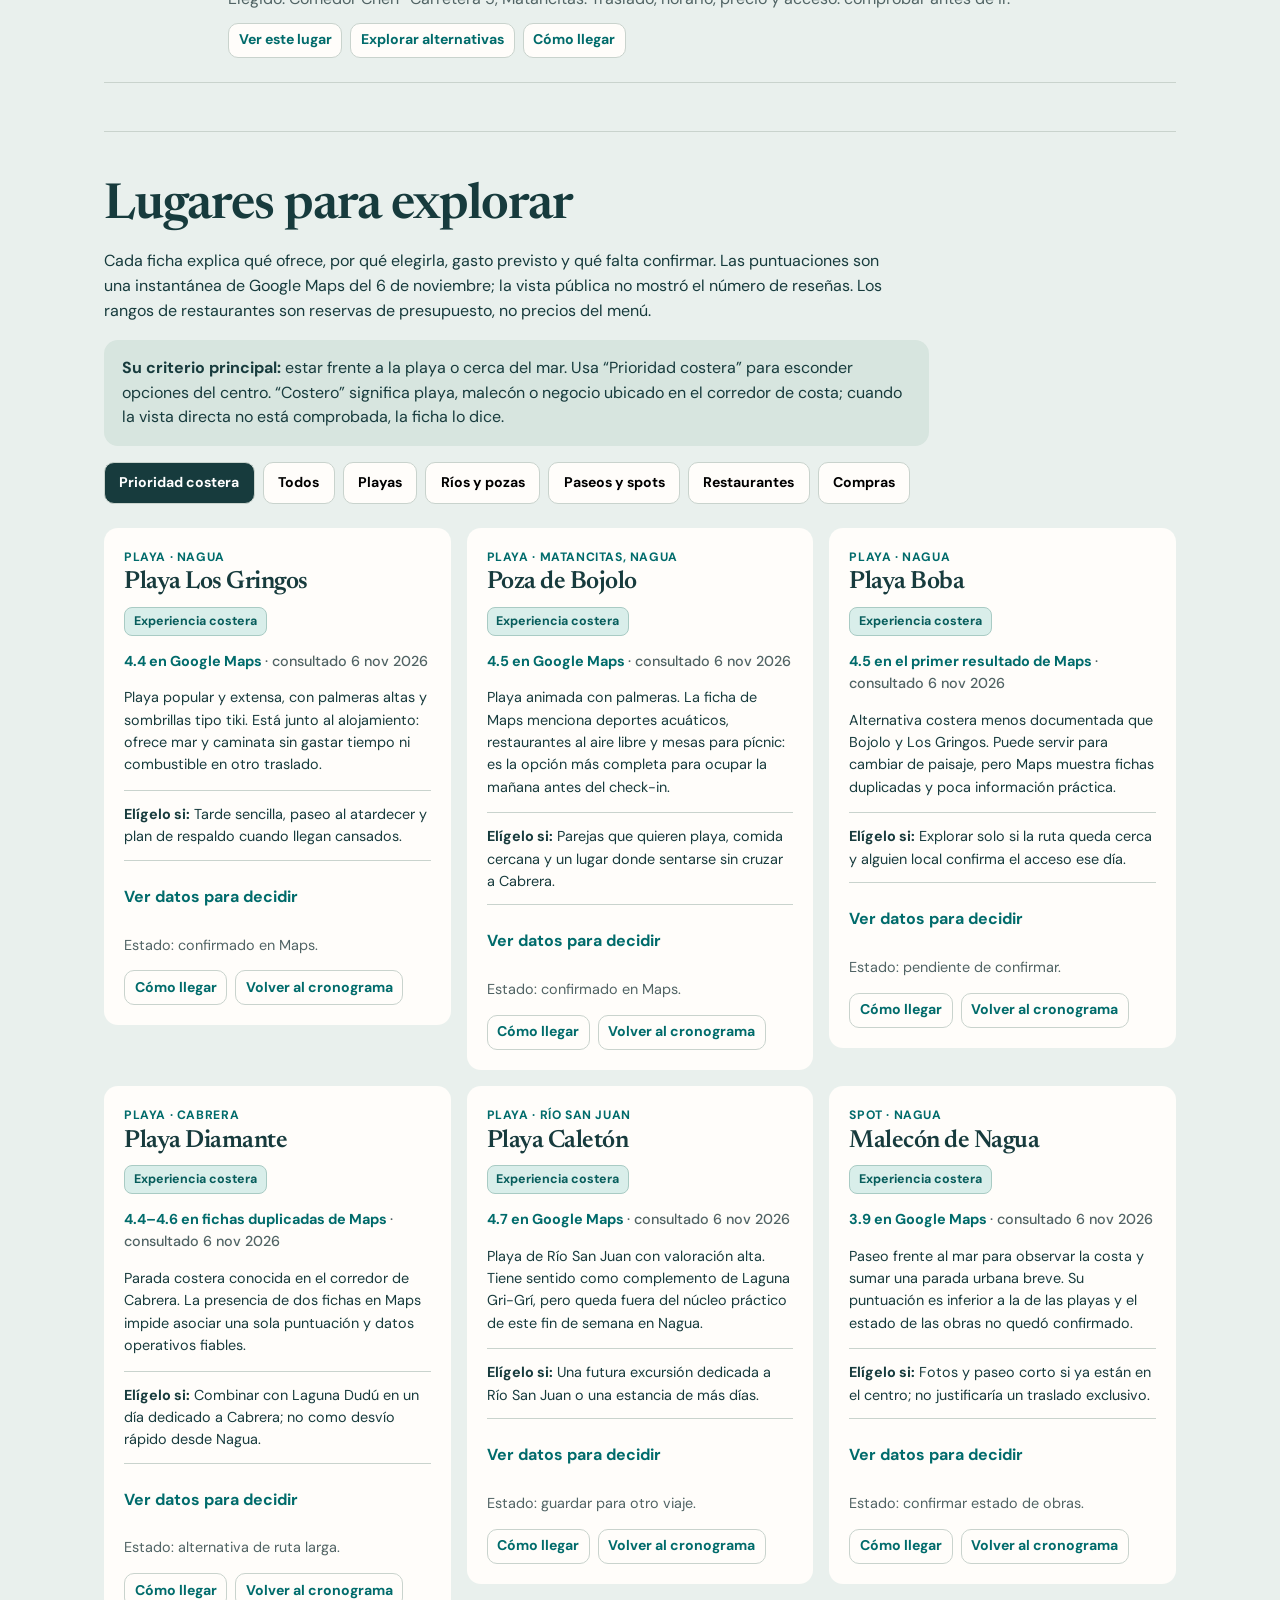
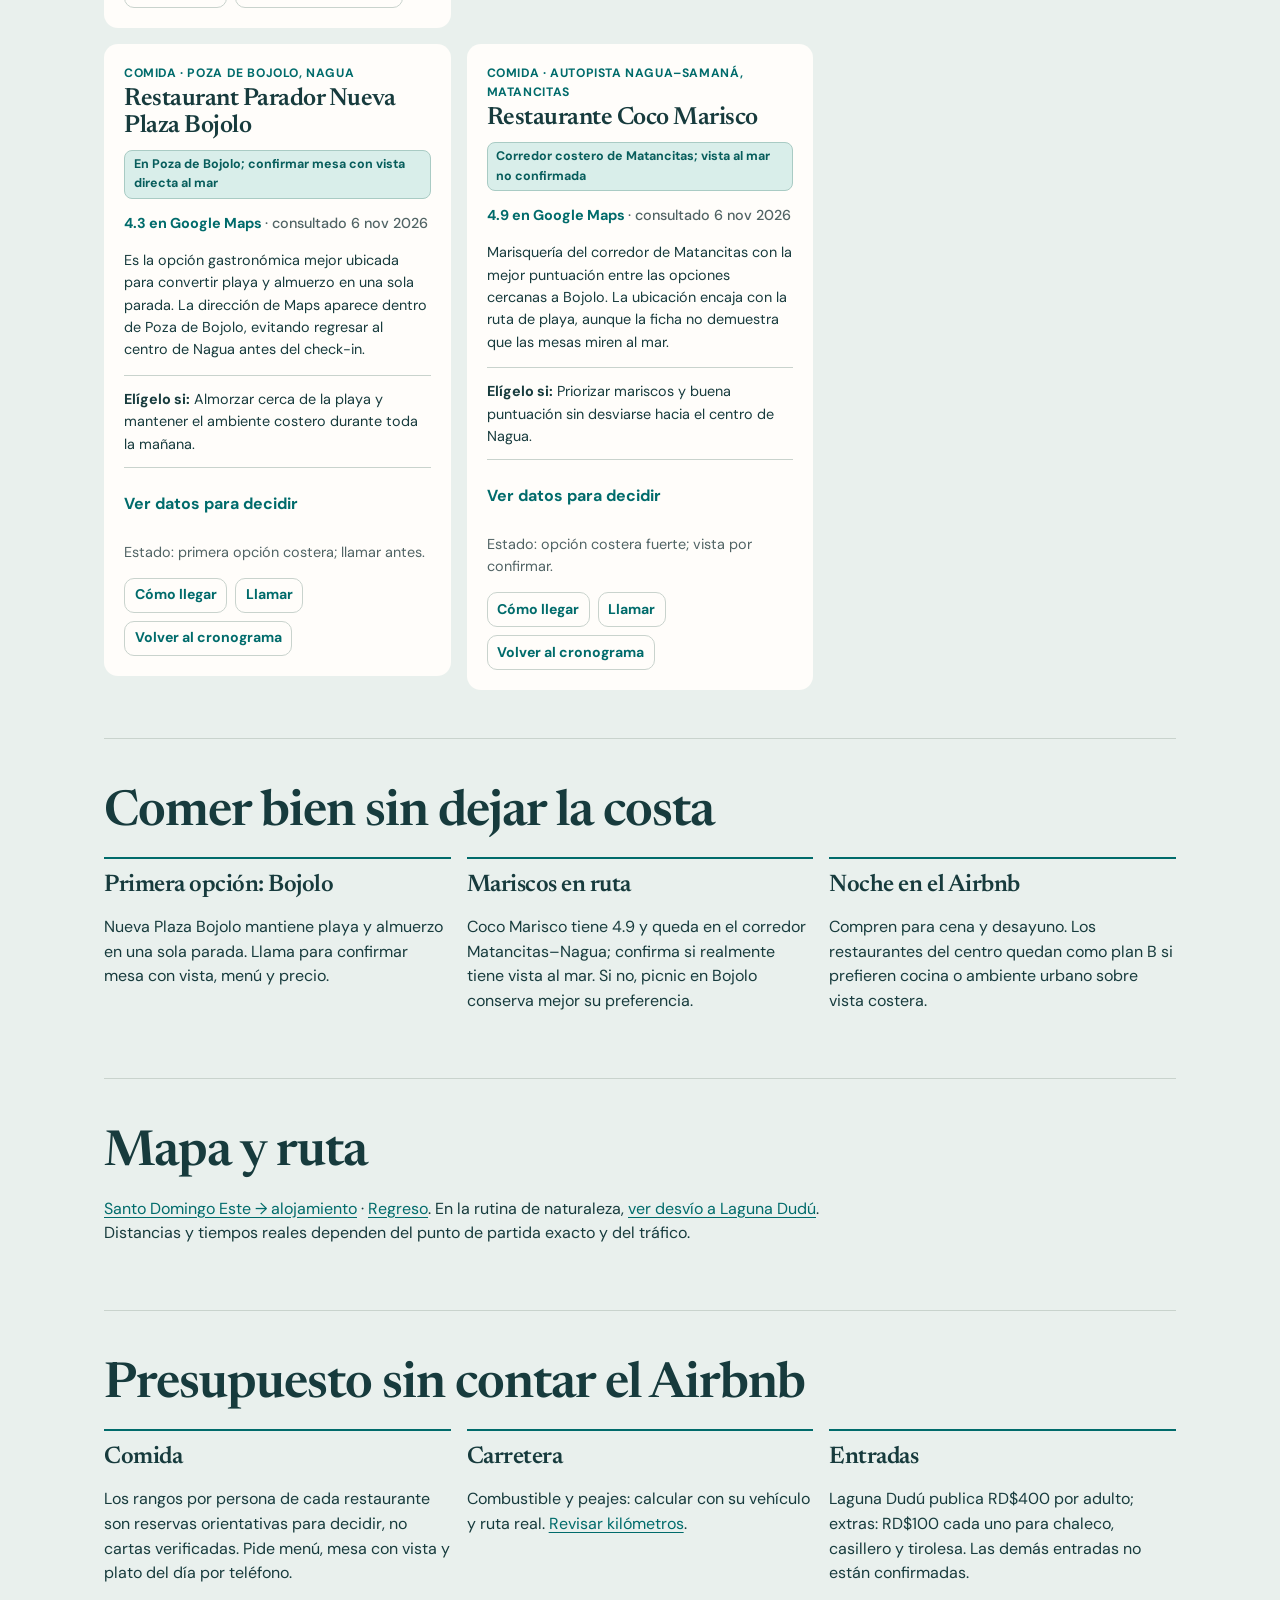
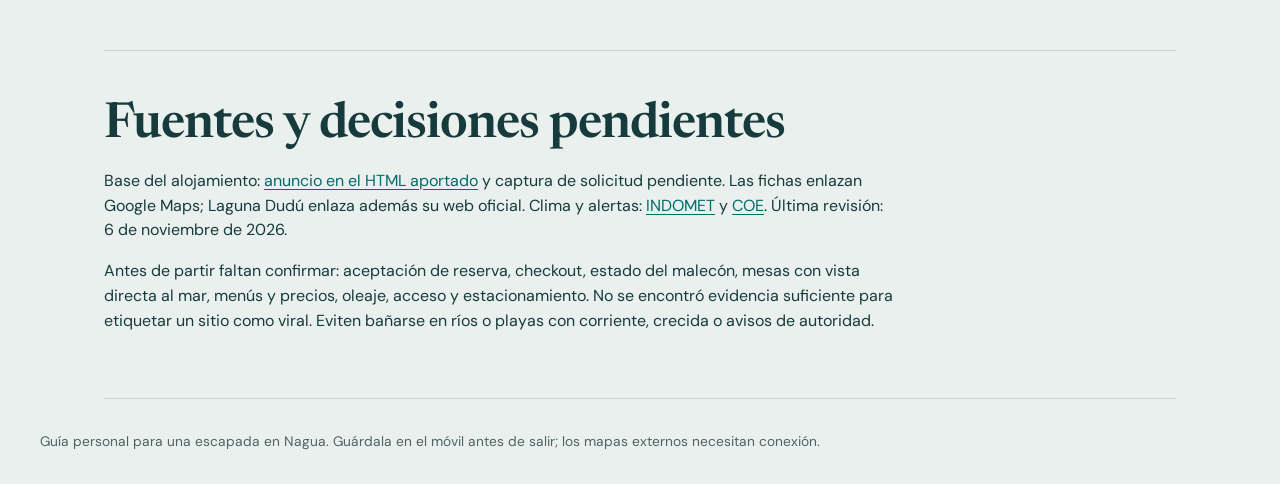
<file: planes-nagua/playa-y-calma.html>
<!doctype html><html lang="es"><head><meta charset="utf-8"><meta name="viewport" content="width=device-width,initial-scale=1"><meta name="theme-color" content="#e9f0ed"><meta name="description" content="Guía de fin de semana en Nagua: playa, naturaleza, comida y rutas desde Santo Domingo Este."><title>Playa y calma · Guía de Nagua</title><link rel="stylesheet" href="guia.css"><script type="module" src="guia.js"></script></head><body data-plan="calma"><div id="app"><p>Abriendo guía de Nagua…</p><p>Si estás sin conexión, vuelve a abrir la guía guardada cuando haya señal.</p></div></body></html>
</file>
<file: planes-nagua/guia.css>
@import url('https://fonts.googleapis.com/css2?family=DM+Sans:wght@400;500;600;700&family=Newsreader:opsz,wght@6..72,400;6..72,600&display=swap');
:root{--ink:#173b3d;--soft:#506364;--paper:#e9f0ed;--white:#fffdfa;--teal:#006b6b;--line:#c9d3cd;--sun:#d7a477;--green:#426f58;--clay:#a5654b}*{box-sizing:border-box}html{scroll-behavior:smooth;scroll-padding-top:5.5rem}body{margin:0;background:var(--paper);color:var(--ink);font:16px/1.55 'DM Sans',sans-serif}body[data-tone=verde]{--teal:#416d55;--sun:#bccda7}body[data-tone=tierra]{--teal:#9a5b45;--sun:#e9b98f}h1,h2,h3{font-family:Newsreader,Georgia,serif;font-weight:600;line-height:1.08;letter-spacing:-.02em}h1{font-size:clamp(3rem,8vw,6rem);max-width:760px;margin:.6rem 0}h2{font-size:clamp(2rem,5vw,3.1rem);margin:0 0 1rem}h3{font-size:1.5rem;margin:.1rem 0 .4rem}p{max-width:72ch}a{color:var(--teal);text-underline-offset:.2em}a:hover{text-decoration-thickness:2px}a:focus-visible,button:focus-visible,select:focus-visible{outline:3px solid #bf692e;outline-offset:3px}button,select{font:inherit}.top{position:sticky;top:0;z-index:20;background:var(--white);border-bottom:1px solid var(--line)}.nav{max-width:1200px;margin:auto;padding:.8rem 1.3rem;display:flex;gap:1.2rem;align-items:center}.brand{font-family:Newsreader,Georgia,serif;font-size:1.4rem;font-weight:600;white-space:nowrap;color:var(--ink);text-decoration:none}.nav-scroll{display:flex;gap:1rem;overflow-x:auto;white-space:nowrap;scrollbar-width:thin}.nav-scroll a{font-size:.82rem;font-weight:700;color:var(--ink);text-decoration:none;padding:.4rem 0}.wrap{max-width:1200px;margin:auto;padding:0 clamp(1.2rem,5vw,4rem)}.hero{padding:clamp(2.5rem,6vw,6rem) 0 3rem;border-bottom:1px solid var(--line)}.hero p{font-size:1.2rem}.overline{font-weight:700;color:var(--teal)}.route{font-size:.9rem;color:var(--soft)}.hero-band{height:10px;margin-top:2rem;background:linear-gradient(90deg,var(--teal) 0 38%,var(--sun) 38% 70%,var(--ink) 70%)}.tabs{display:flex;gap:.7rem;flex-wrap:wrap;margin:2rem 0}.tabs a,.actions a,.filter button{display:inline-block;padding:.55rem .9rem;border:1px solid var(--line);border-radius:10px;background:var(--white);text-decoration:none;font-size:.88rem;font-weight:700}.tabs a[aria-current=page]{color:white;background:var(--teal);border-color:var(--teal)}section{padding:3rem 0;border-bottom:1px solid var(--line)}.intro-grid,.content-grid{display:grid;grid-template-columns:minmax(0,1.6fr) minmax(250px,.8fr);gap:clamp(1.5rem,4vw,4rem)}.callout{padding:1.3rem;background:#e3ebe5;border-radius:14px;align-self:start}.callout h3{font-size:1.3rem}.timeline{border-top:2px solid var(--ink)}.event{display:grid;grid-template-columns:105px minmax(0,1fr);gap:1.2rem;padding:1.5rem 0;border-bottom:1px solid var(--line)}.clock{font-weight:700;color:var(--teal);font-variant-numeric:tabular-nums}.event p{margin:.2rem 0 .7rem}.event small,.muted{color:var(--soft)}.actions{display:flex;flex-wrap:wrap;gap:.5rem}.actions a{padding:.35rem .6rem}.catalog{display:grid;grid-template-columns:repeat(auto-fit,minmax(250px,1fr));gap:1rem}.place{background:var(--white);border-radius:14px;padding:1.2rem;min-width:0}.place .kind{font-size:.76rem;letter-spacing:.05em;text-transform:uppercase;color:var(--teal);font-weight:700}.place h3{font-size:1.45rem}.place p{font-size:.9rem}.badge{font-size:.78rem;color:var(--soft)}.filter{display:flex;gap:.5rem;flex-wrap:wrap;margin:1rem 0 1.5rem}.filter button{cursor:pointer}.filter button[aria-pressed=true]{background:var(--ink);color:white}.compare{display:grid;grid-template-columns:repeat(3,1fr);gap:1rem}.compare article{padding:1.5rem;background:var(--white);border-radius:14px}.compare h3{font-size:1.7rem}.compare a{font-weight:700}.budget{display:grid;grid-template-columns:repeat(3,1fr);gap:1rem}.budget div{border-top:2px solid var(--teal);padding-top:.8rem}.foot{padding:2rem 0;font-size:.86rem;color:var(--soft)}.sr-only{position:absolute;left:-9999px}::selection{background:#b5d9ce;color:var(--ink)}@media(max-width:760px){.nav{display:block;padding:.45rem 1rem}.brand{display:block;margin-bottom:.15rem}.nav-scroll{padding-bottom:.25rem}.intro-grid,.content-grid,.compare,.budget{grid-template-columns:1fr}.event{grid-template-columns:72px 1fr;gap:.7rem}.hero{padding-top:2.5rem}.hero p{font-size:1.05rem}.place{padding:1rem}}@media(prefers-reduced-motion:reduce){html{scroll-behavior:auto}}
:where(.choice){display:block;font-size:.85rem;font-weight:700;margin:.8rem 0}.choice select{display:block;width:min(100%,320px);min-height:44px;margin-top:.3rem;padding:.55rem;background:var(--white);border:1px solid var(--line);border-radius:10px;color:var(--ink)}.change-warning{color:#754021;font-weight:700;font-size:.87rem}[hidden]{display:none!important}
.catalog-note{max-width:75ch;padding:1rem 1.1rem;background:#d7e5df;border-radius:14px}.catalog{grid-template-columns:repeat(auto-fit,minmax(300px,1fr))}.place{padding:1.25rem;align-self:start}.place h3{font-size:1.55rem;margin-top:.25rem}.rating{font-weight:700;color:var(--teal);margin:.2rem 0 .7rem}.rating span{font-weight:500;color:var(--soft)}.decision{padding:.75rem 0;border-top:1px solid var(--line);border-bottom:1px solid var(--line)}.place details{margin:.85rem 0}.place summary{cursor:pointer;font-weight:700;color:var(--teal);min-height:44px;display:flex;align-items:center}.facts{margin:0}.facts div{padding:.65rem 0;border-top:1px solid var(--line)}.facts dt{font-size:.78rem;font-weight:700;text-transform:uppercase;letter-spacing:.04em;color:var(--soft)}.facts dd{margin:.2rem 0 0;font-size:.9rem}@media(max-width:760px){.catalog{grid-template-columns:1fr}.place{padding:1rem}}
.setting{display:inline-block;margin:.2rem 0 .65rem;padding:.25rem .55rem;border:1px solid var(--line);border-radius:8px;color:var(--soft);font-size:.78rem!important;font-weight:700}.setting.is-coastal{background:#d9eeea;border-color:#a9cbc4;color:#075d5c}
</file>
